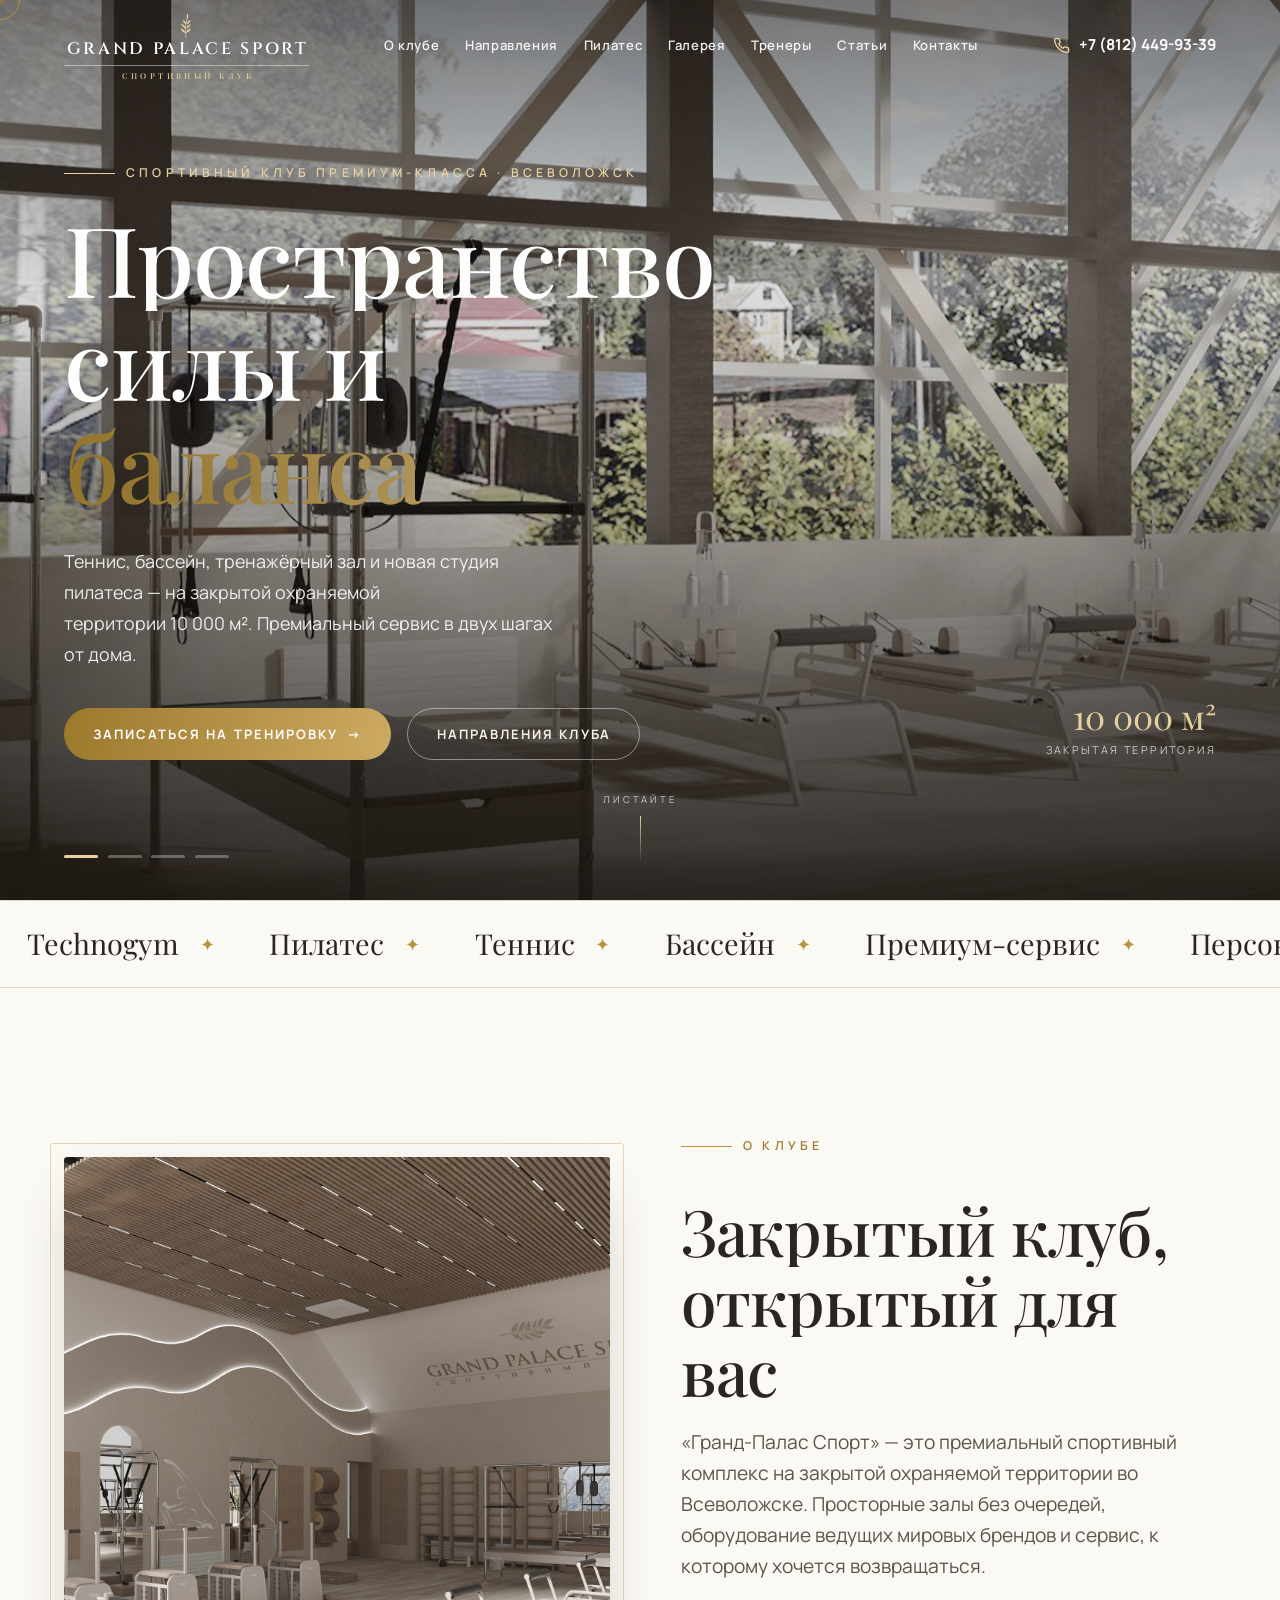
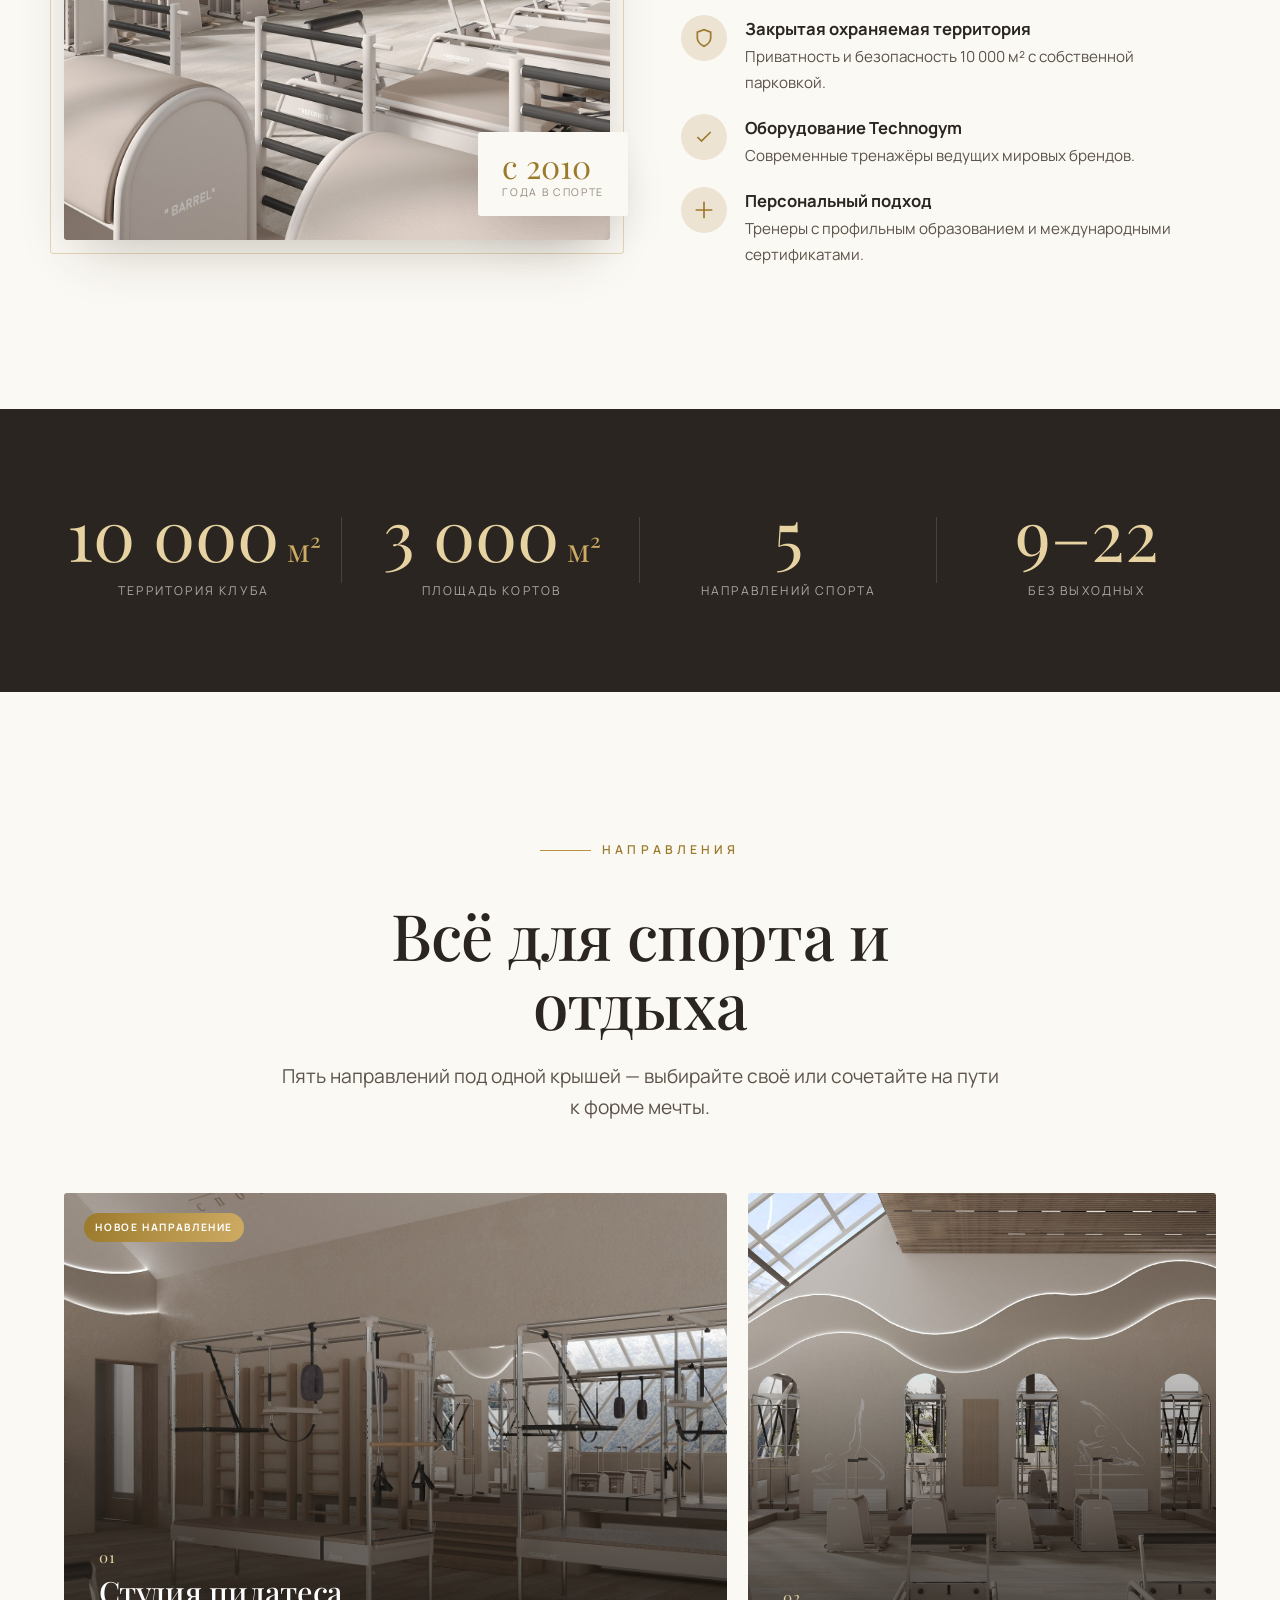
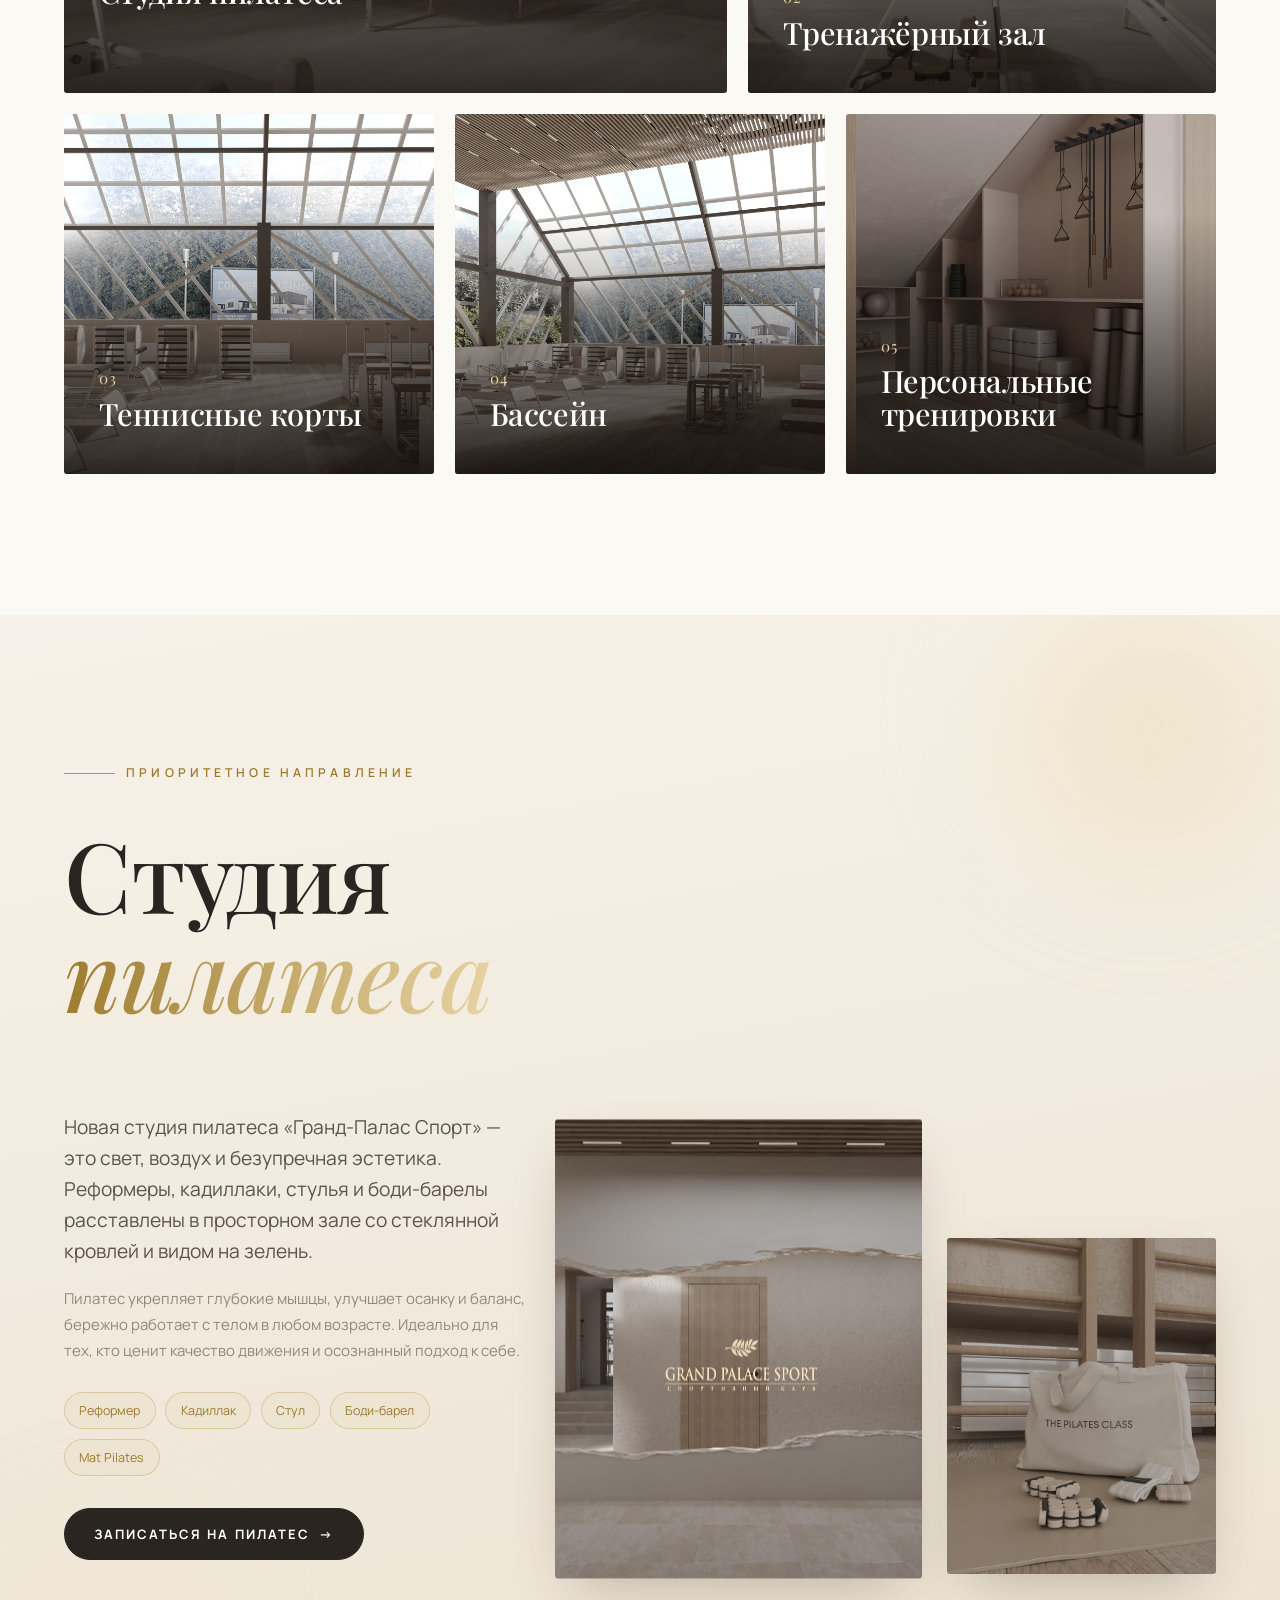
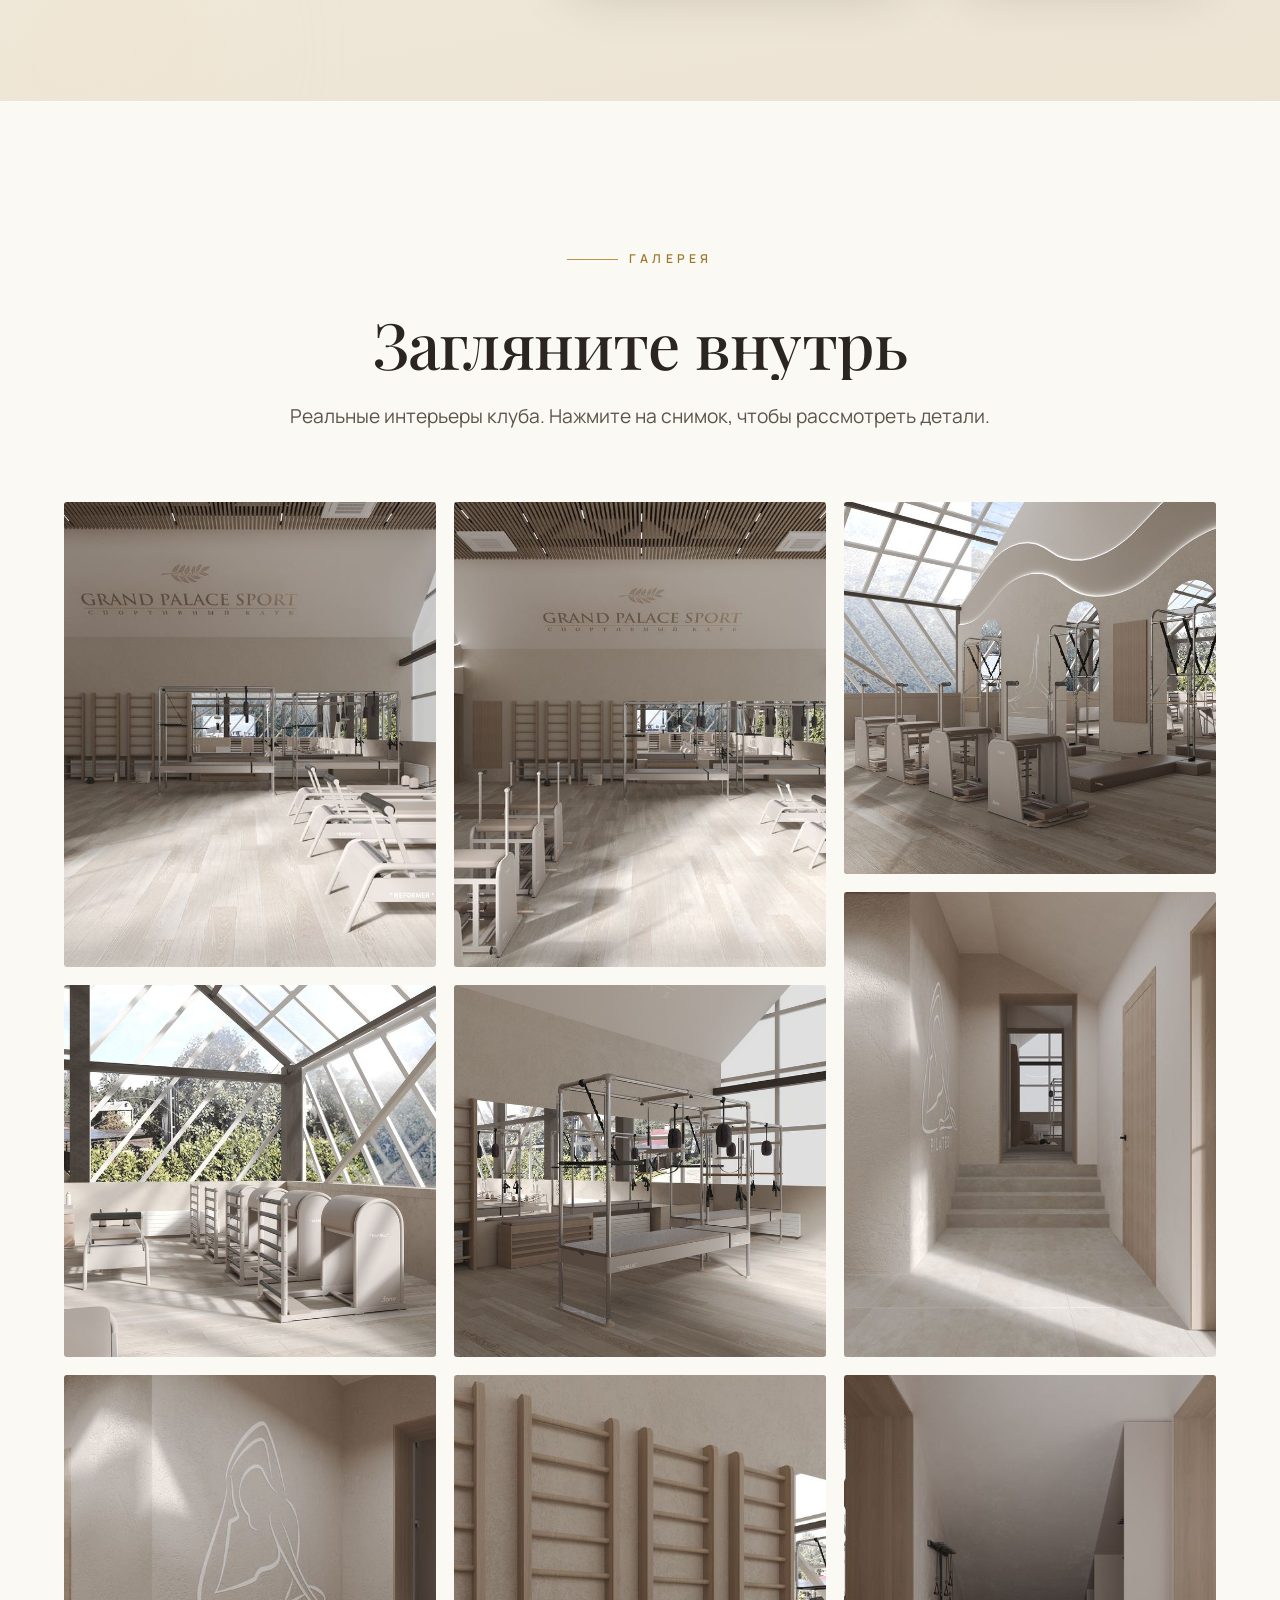
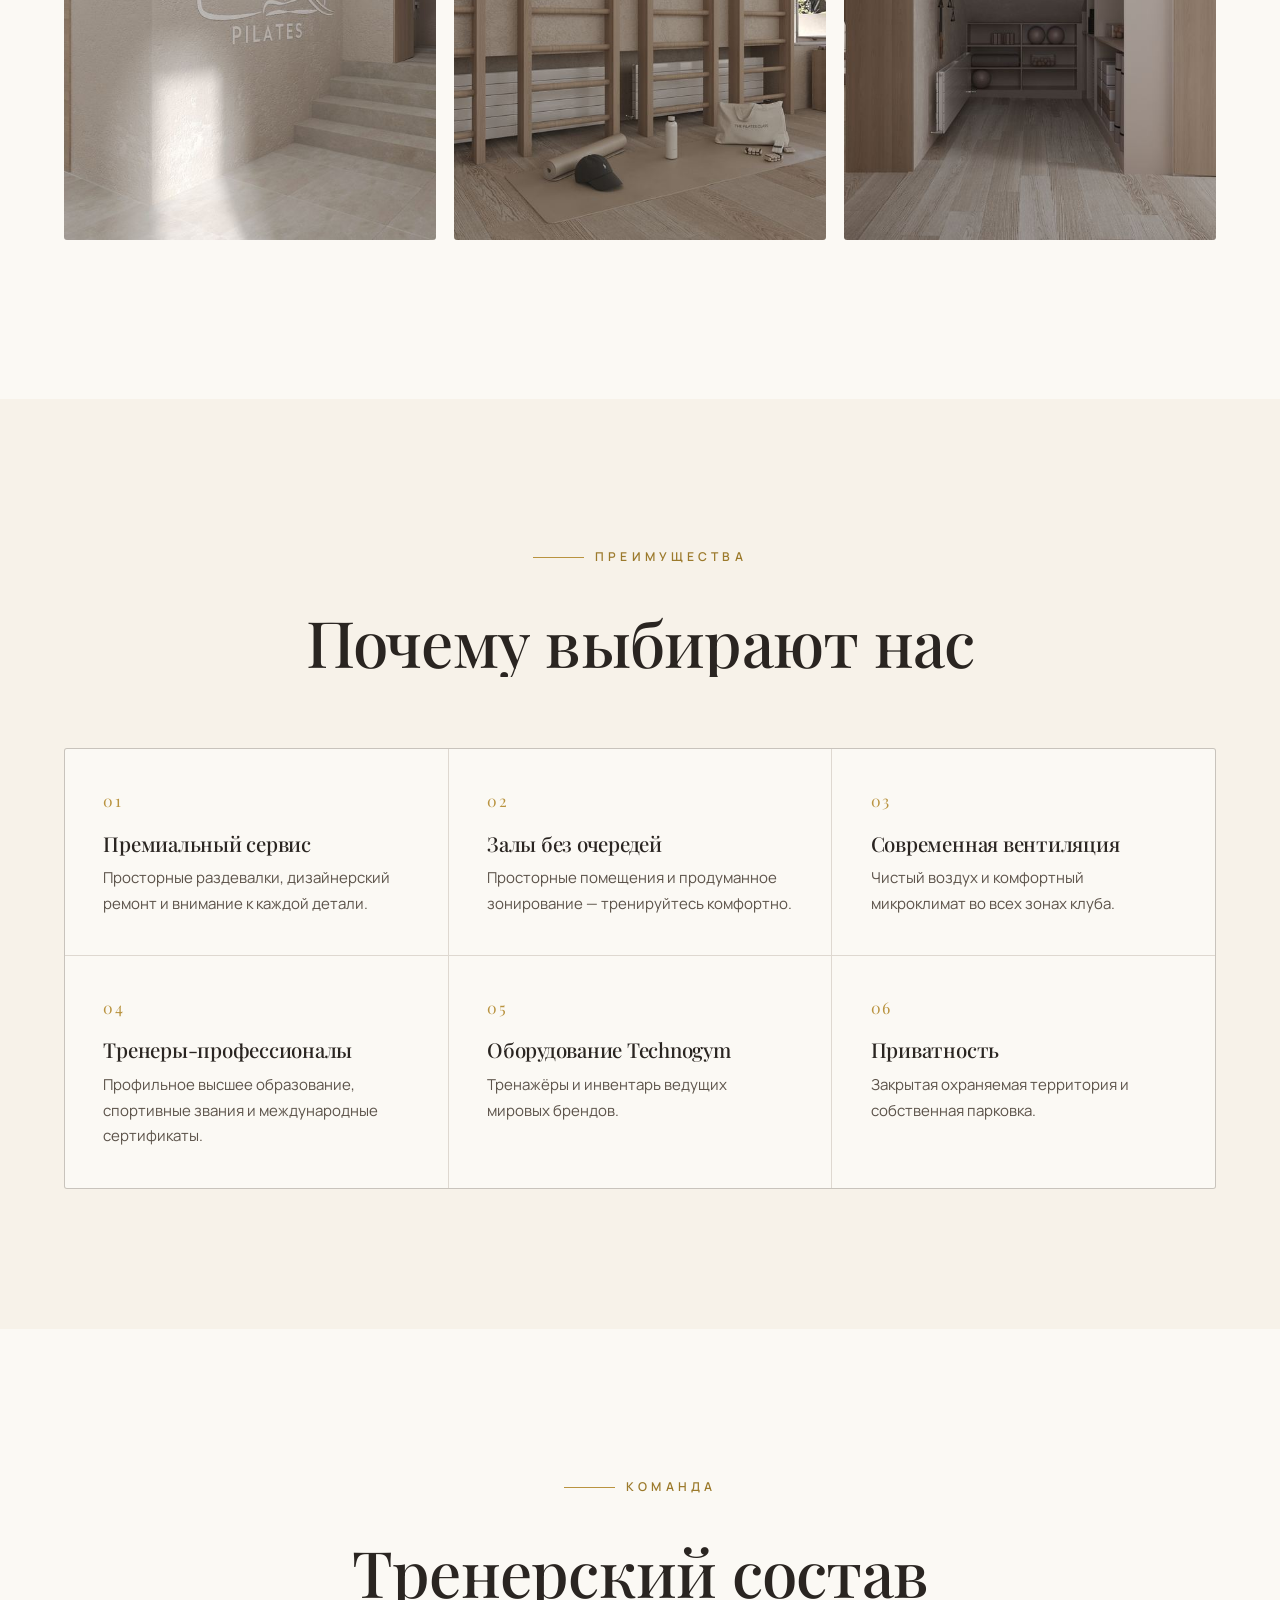
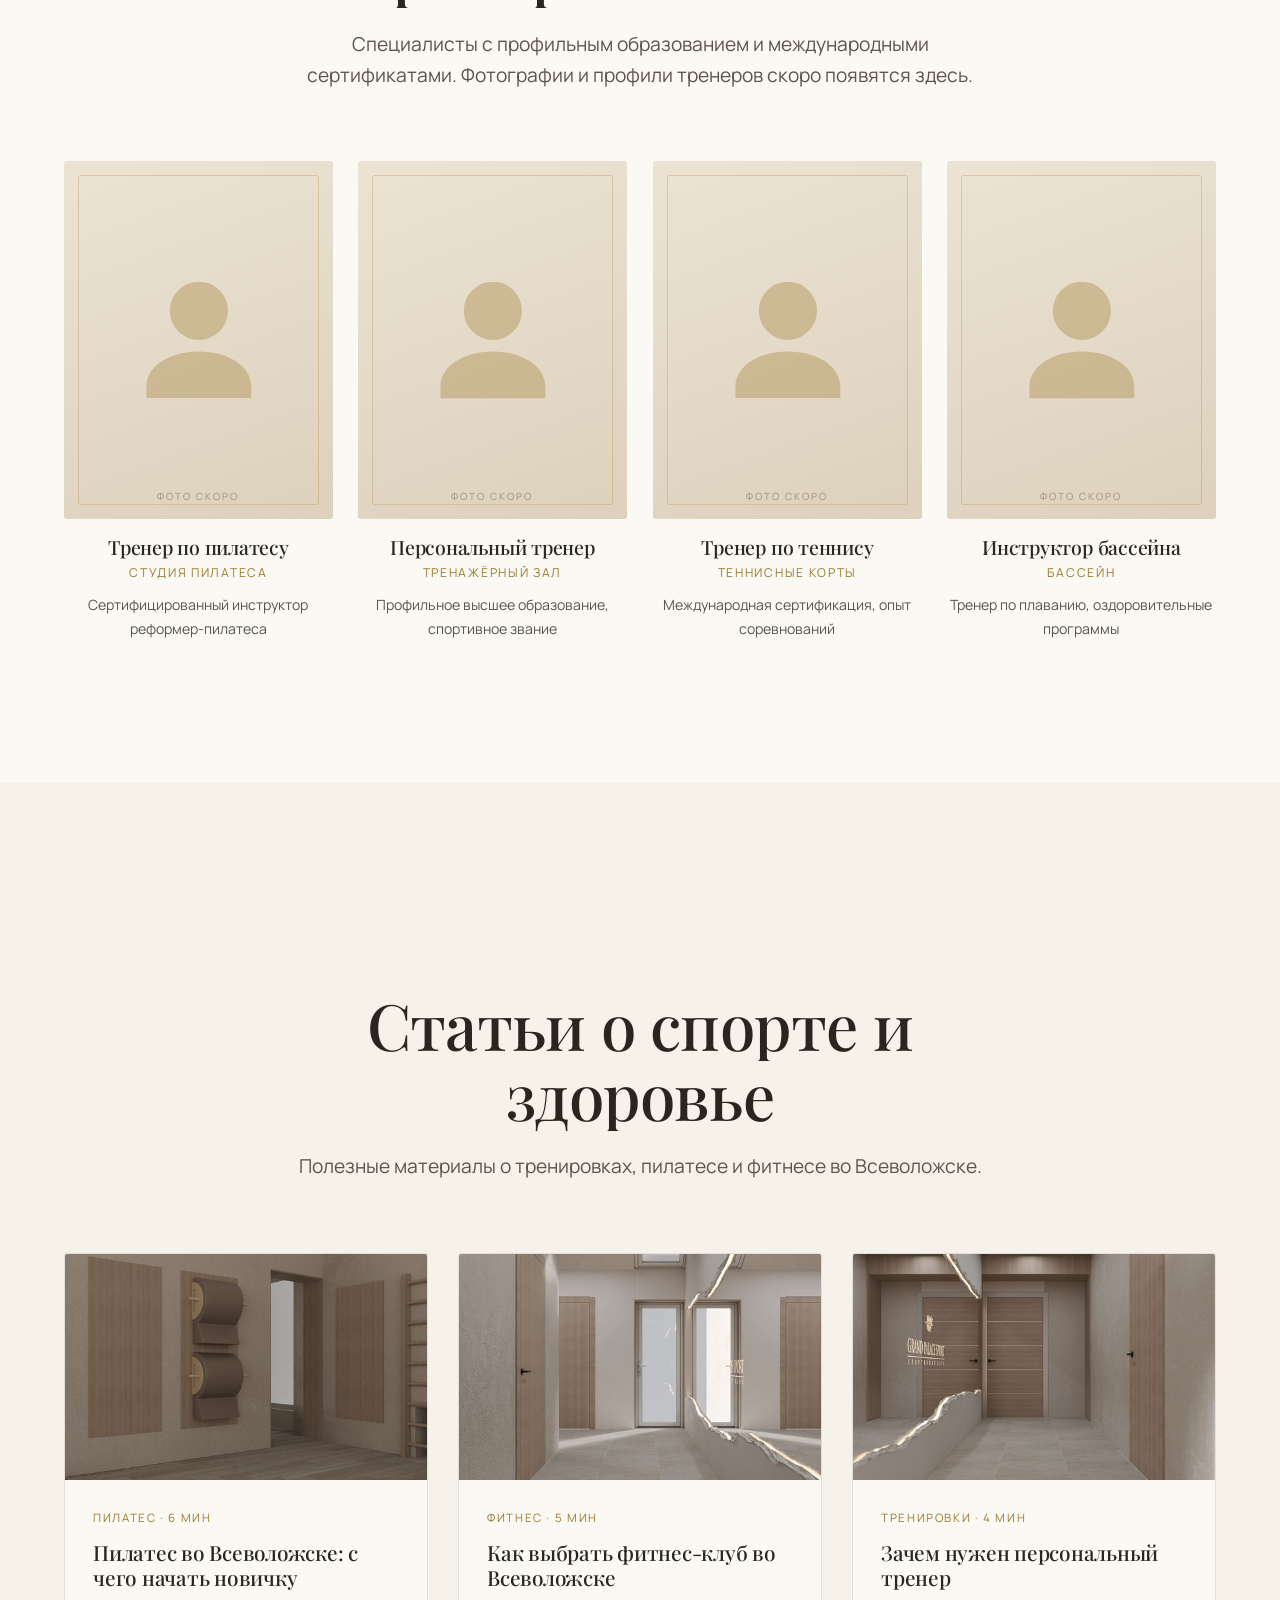
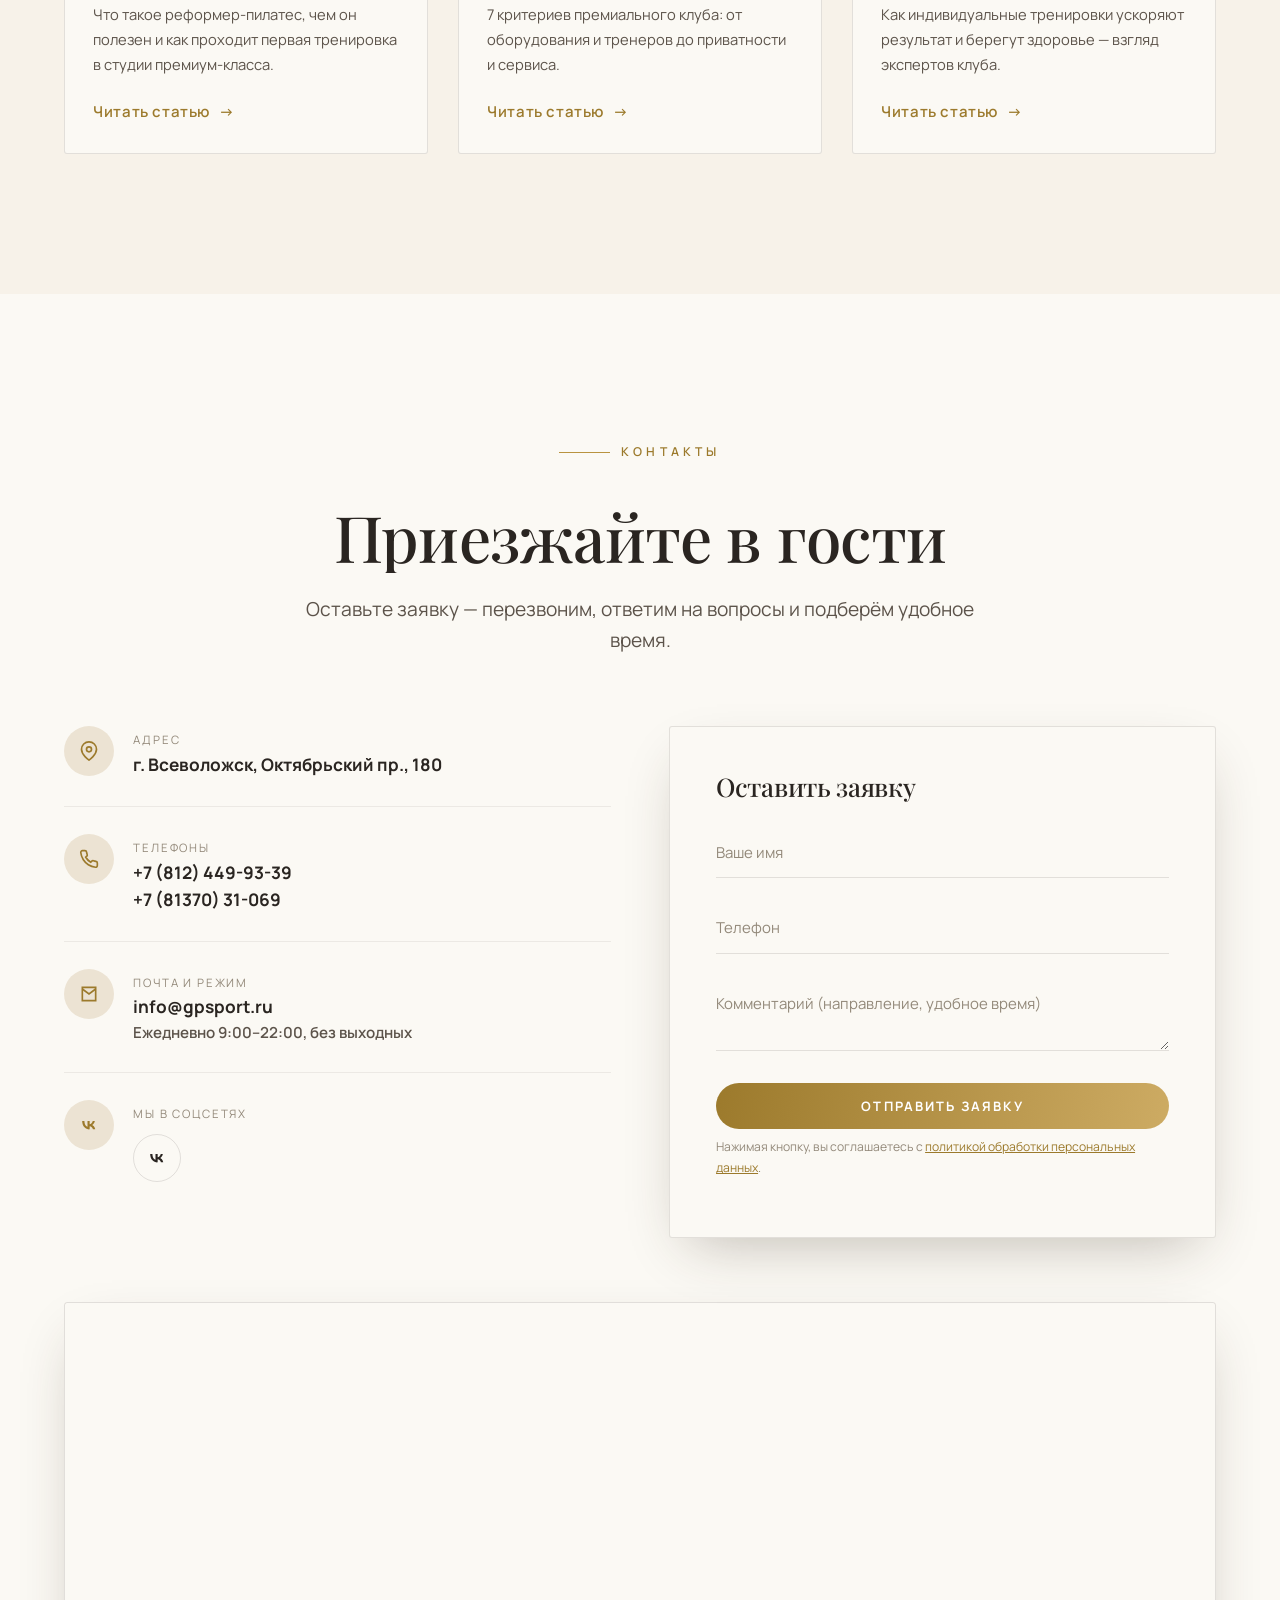
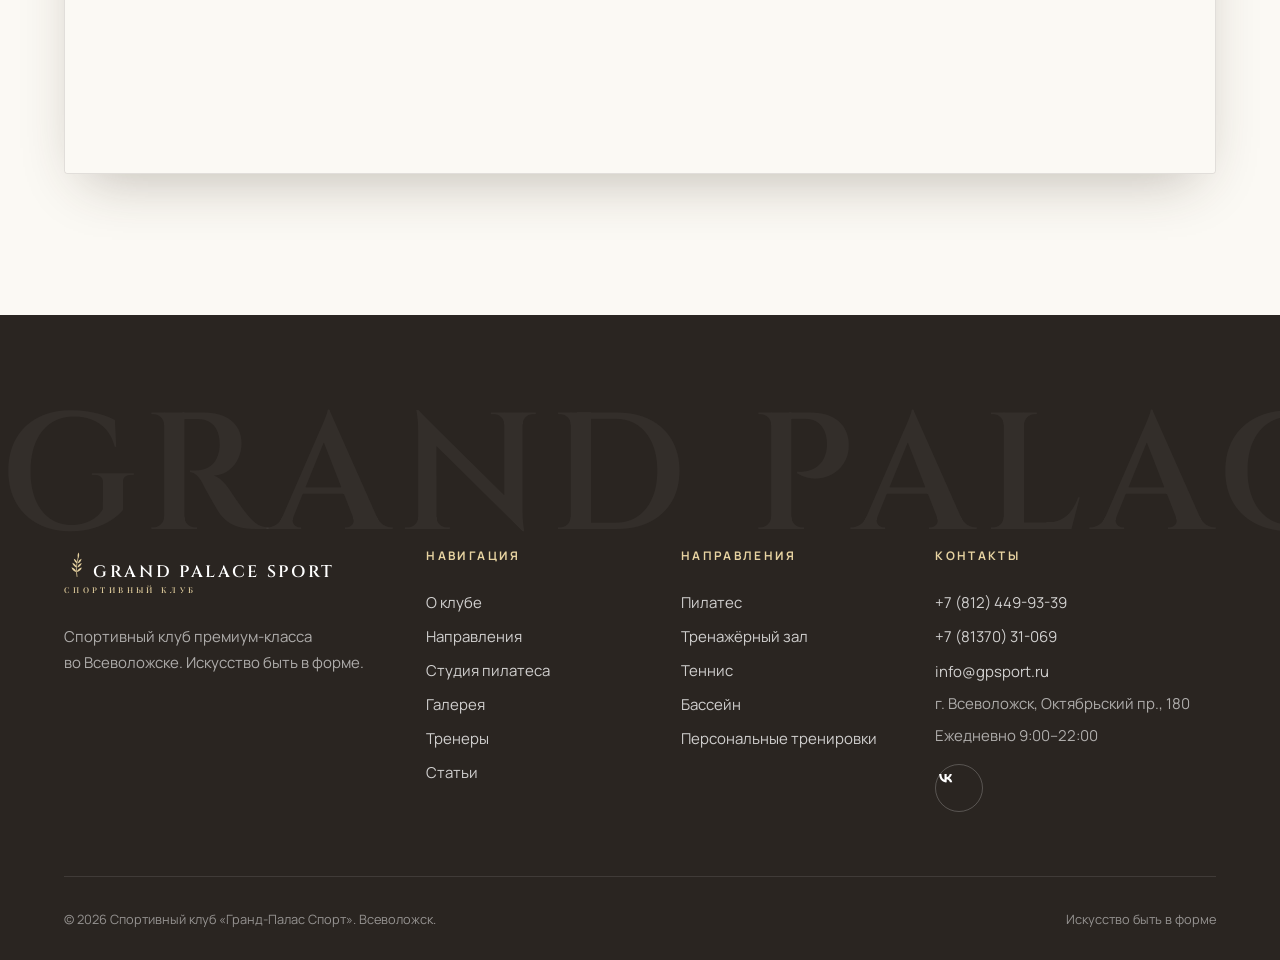
<file: index.html>
<!DOCTYPE html>
<html lang="ru">
<head>
<meta charset="UTF-8">
<meta name="viewport" content="width=device-width, initial-scale=1">
<title>Гранд-Палас Спорт — спортивный клуб премиум-класса во Всеволожске</title>
<meta name="description" content="Спортивный клуб «Гранд-Палас Спорт» во Всеволожске: теннисные корты, бассейн, тренажёрный зал и новая студия пилатеса на закрытой охраняемой территории 10 000 м². Премиальный сервис, оборудование Technogym, персональные тренеры.">
<meta name="keywords" content="спортивный зал Всеволожск, фитнес-клуб Всеволожск, бассейн Всеволожск, пилатес Всеволожск, персональный тренер Всеволожск, теннис Всеволожск">
<link rel="canonical" href="https://gpsport.ru/">
<meta property="og:type" content="website">
<meta property="og:title" content="Гранд-Палас Спорт — спортивный клуб премиум-класса во Всеволожске">
<meta property="og:description" content="Теннис, бассейн, тренажёрный зал и новая студия пилатеса на закрытой территории 10 000 м². Премиальный сервис во Всеволожске.">
<meta property="og:image" content="assets/img/hero-1.jpg">
<meta property="og:locale" content="ru_RU">
<meta name="theme-color" content="#2a2521">
<link rel="icon" type="image/svg+xml" href="assets/img/favicon.svg">
<link rel="preconnect" href="https://fonts.googleapis.com">
<link rel="preconnect" href="https://fonts.gstatic.com" crossorigin>
<link href="https://fonts.googleapis.com/css2?family=Cinzel:wght@400;500;600&family=Manrope:wght@400;500;600;700;800&family=Playfair+Display:ital,wght@0,400;0,500;0,600;1,400;1,500&display=swap" rel="stylesheet">
<link rel="preload" as="image" href="assets/img/hero-1.jpg">
<link rel="stylesheet" href="assets/css/style.css">
<script type="application/ld+json">
{
  "@context":"https://schema.org",
  "@type":"SportsActivityLocation",
  "name":"Спортивный клуб «Гранд-Палас Спорт»",
  "description":"Спортивный клуб премиум-класса во Всеволожске: теннис, бассейн, тренажёрный зал и студия пилатеса.",
  "image":"https://gpsport.ru/assets/img/hero-1.jpg",
  "url":"https://gpsport.ru/",
  "telephone":"+7 (812) 449-93-39",
  "email":"info@gpsport.ru",
  "address":{"@type":"PostalAddress","addressLocality":"Всеволожск","streetAddress":"Октябрьский пр., 180","addressCountry":"RU"},
  "openingHours":"Mo-Su 09:00-22:00",
  "sameAs":["https://vk.com/grandpalacesport"]
}
</script>
</head>
<body>

<!-- ===== Brand olive sprig (как в фирменном логотипе) ===== -->
<svg width="0" height="0" style="position:absolute" aria-hidden="true">
  <symbol id="sprig" viewBox="0 0 52 56">
    <path d="M26 55 C 23.5 43 24.5 30 28.5 16" fill="none" stroke="currentColor" stroke-width="1.5" stroke-linecap="round"/>
    <g fill="currentColor">
      <g transform="translate(24.6,46) rotate(-46)"><path d="M0 0 C 2.6 -3 2.6 -9.5 0 -13.5 C -2.6 -9.5 -2.6 -3 0 0 Z"/></g>
      <g transform="translate(25.7,46) rotate(48)"><path d="M0 0 C 2.6 -3 2.6 -9.5 0 -13.5 C -2.6 -9.5 -2.6 -3 0 0 Z"/></g>
      <g transform="translate(25.3,37) rotate(-42) scale(.94)"><path d="M0 0 C 2.6 -3 2.6 -9.5 0 -13.5 C -2.6 -9.5 -2.6 -3 0 0 Z"/></g>
      <g transform="translate(26.7,37) rotate(44) scale(.94)"><path d="M0 0 C 2.6 -3 2.6 -9.5 0 -13.5 C -2.6 -9.5 -2.6 -3 0 0 Z"/></g>
      <g transform="translate(26.6,28.5) rotate(-37) scale(.85)"><path d="M0 0 C 2.6 -3 2.6 -9.5 0 -13.5 C -2.6 -9.5 -2.6 -3 0 0 Z"/></g>
      <g transform="translate(27.9,28.5) rotate(39) scale(.85)"><path d="M0 0 C 2.6 -3 2.6 -9.5 0 -13.5 C -2.6 -9.5 -2.6 -3 0 0 Z"/></g>
      <g transform="translate(28.4,18) rotate(4) scale(.8)"><path d="M0 0 C 2.6 -3 2.6 -9.5 0 -13.5 C -2.6 -9.5 -2.6 -3 0 0 Z"/></g>
    </g>
  </symbol>
</svg>

<!-- ===== Preloader ===== -->
<div class="preloader" aria-hidden="true">
  <div class="preloader__inner">
    <svg class="preloader__logo" viewBox="0 0 52 56">
      <path pathLength="1" d="M26 55 C 23.5 43 24.5 30 28.5 16"/>
      <path pathLength="1" d="M0 0 C 2.6 -3 2.6 -9.5 0 -13.5 C -2.6 -9.5 -2.6 -3 0 0 Z" transform="translate(24.6,46) rotate(-46)"/>
      <path pathLength="1" d="M0 0 C 2.6 -3 2.6 -9.5 0 -13.5 C -2.6 -9.5 -2.6 -3 0 0 Z" transform="translate(25.7,46) rotate(48)"/>
      <path pathLength="1" d="M0 0 C 2.6 -3 2.6 -9.5 0 -13.5 C -2.6 -9.5 -2.6 -3 0 0 Z" transform="translate(25.3,37) rotate(-42) scale(.94)"/>
      <path pathLength="1" d="M0 0 C 2.6 -3 2.6 -9.5 0 -13.5 C -2.6 -9.5 -2.6 -3 0 0 Z" transform="translate(26.7,37) rotate(44) scale(.94)"/>
      <path pathLength="1" d="M0 0 C 2.6 -3 2.6 -9.5 0 -13.5 C -2.6 -9.5 -2.6 -3 0 0 Z" transform="translate(26.6,28.5) rotate(-37) scale(.85)"/>
      <path pathLength="1" d="M0 0 C 2.6 -3 2.6 -9.5 0 -13.5 C -2.6 -9.5 -2.6 -3 0 0 Z" transform="translate(27.9,28.5) rotate(39) scale(.85)"/>
      <path pathLength="1" d="M0 0 C 2.6 -3 2.6 -9.5 0 -13.5 C -2.6 -9.5 -2.6 -3 0 0 Z" transform="translate(28.4,18) rotate(4) scale(.8)"/>
    </svg>
    <div class="preloader__name">Grand Palace Sport</div>
    <div class="preloader__sub">Спортивный клуб</div>
    <div class="preloader__bar"><i></i></div>
    <div class="preloader__pct">0%</div>
  </div>
</div>

<!-- ===== Header ===== -->
<header class="header">
  <div class="container header__inner">
    <a href="#top" class="logo on-dark" aria-label="Гранд-Палас Спорт — на главную">
      <svg class="logo__sprig" viewBox="0 0 52 56" aria-hidden="true"><use href="#sprig"/></svg>
      <span class="logo__word">GRAND PALACE SPORT</span>
      <span class="logo__line"></span>
      <span class="logo__sub">Спортивный клуб</span>
    </a>

    <nav class="nav on-dark" aria-label="Основная навигация">
      <a href="#about">О клубе</a>
      <a href="#directions">Направления</a>
      <a href="#pilates">Пилатес</a>
      <a href="#gallery">Галерея</a>
      <a href="#trainers">Тренеры</a>
      <a href="#articles">Статьи</a>
      <a href="#contacts">Контакты</a>
    </nav>

    <div class="header__actions">
      <a href="tel:+78124499339" class="header__phone on-dark">
        <svg class="ico" width="17" height="17" viewBox="0 0 24 24" fill="none" stroke="currentColor" stroke-width="2"><path d="M22 16.92v3a2 2 0 0 1-2.18 2 19.79 19.79 0 0 1-8.63-3.07 19.5 19.5 0 0 1-6-6 19.79 19.79 0 0 1-3.07-8.67A2 2 0 0 1 4.11 2h3a2 2 0 0 1 2 1.72c.13.96.36 1.9.7 2.81a2 2 0 0 1-.45 2.11L8.09 9.91a16 16 0 0 0 6 6l1.27-1.27a2 2 0 0 1 2.11-.45c.91.34 1.85.57 2.81.7A2 2 0 0 1 22 16.92z"/></svg>
        +7 (812) 449-93-39
      </a>
      <button class="burger on-dark" aria-label="Меню" aria-expanded="false"><span></span><span></span></button>
    </div>
  </div>
</header>

<!-- ===== Mobile menu ===== -->
<div class="mobile-menu" id="mobile-menu">
  <nav class="mobile-menu__nav" aria-label="Мобильная навигация">
    <a href="#about"><span class="idx">01</span>О клубе</a>
    <a href="#directions"><span class="idx">02</span>Направления</a>
    <a href="#pilates"><span class="idx">03</span>Студия пилатеса</a>
    <a href="#gallery"><span class="idx">04</span>Галерея</a>
    <a href="#trainers"><span class="idx">05</span>Тренеры</a>
    <a href="#articles"><span class="idx">06</span>Статьи</a>
    <a href="#contacts"><span class="idx">07</span>Контакты</a>
  </nav>
  <div class="mobile-menu__foot">
    <div class="phones">
      <a href="tel:+78124499339">+7 (812) 449-93-39</a>
      <a href="tel:+78137031069">+7 (81370) 31-069</a>
    </div>
    <div class="socials">
      <a href="https://vk.com/grandpalacesport" target="_blank" rel="noopener" aria-label="ВКонтакте">
        <svg width="20" height="20" viewBox="0 0 24 24" fill="currentColor"><path d="M12.8 17.3c-5.4 0-8.9-3.8-9-10h2.7c.1 4.6 2.2 6.5 3.7 6.9V7.3h2.6v3.9c1.6-.2 3.2-1.9 3.7-3.9h2.5c-.4 2.4-2 4.1-3.2 4.8 1.2.6 3 2.1 3.7 4.9h-2.8c-.5-1.8-2-3.2-3.9-3.4v3.4h-.7z"/></svg>
      </a>
    </div>
  </div>
</div>

<main id="top">

<!-- ===== Hero ===== -->
<section class="hero" aria-label="Главный экран">
  <div class="hero__slides">
    <div class="hero__slide active"><img src="assets/img/hero-1.jpg" alt="Просторная студия пилатеса со стеклянной кровлей в клубе Гранд-Палас Спорт"></div>
    <div class="hero__slide"><img src="assets/img/hero-2.jpg" alt="Зал пилатеса с реформерами и дизайнерским освещением" loading="lazy"></div>
    <div class="hero__slide"><img src="assets/img/hero-3.jpg" alt="Светлый зал с панорамным остеклением" loading="lazy"></div>
    <div class="hero__slide"><img src="assets/img/hero-4.jpg" alt="Современный интерьер спортивного клуба" loading="lazy"></div>
  </div>

  <div class="container hero__content">
    <span class="eyebrow hero__eyebrow">Спортивный клуб премиум-класса · Всеволожск</span>
    <h1 class="h-display">
      <span class="ln"><span>Пространство</span></span>
      <span class="ln"><span>силы и</span></span>
      <span class="ln"><span class="gold-gradient">баланса</span></span>
    </h1>
    <p class="hero__sub">Теннис, бассейн, тренажёрный зал и новая студия пилатеса — на закрытой охраняемой территории&nbsp;10&nbsp;000&nbsp;м². Премиальный сервис в двух шагах от дома.</p>
    <div class="hero__cta">
      <a href="#contacts" class="btn btn--gold">Записаться на тренировку <span class="ico">&#8594;</span></a>
      <a href="#directions" class="btn btn--light">Направления клуба</a>
    </div>
  </div>

  <div class="hero__meta">
    <span class="num">10&nbsp;000&nbsp;м²</span>
    <small>Закрытая территория</small>
  </div>

  <div class="hero__dots" role="tablist" aria-label="Слайды">
    <button class="active" aria-label="Слайд 1"></button>
    <button aria-label="Слайд 2"></button>
    <button aria-label="Слайд 3"></button>
    <button aria-label="Слайд 4"></button>
  </div>

  <div class="scroll-hint"><span>Листайте</span><span class="line"></span></div>
</section>

<!-- ===== Marquee ===== -->
<div class="marquee" aria-hidden="true">
  <div class="marquee__track">
    <span>Technogym</span><span>Пилатес</span><span>Теннис</span><span>Бассейн</span><span>Премиум-сервис</span><span>Персональный подход</span>
    <span>Technogym</span><span>Пилатес</span><span>Теннис</span><span>Бассейн</span><span>Премиум-сервис</span><span>Персональный подход</span>
  </div>
</div>

<!-- ===== About ===== -->
<section class="section" id="about">
  <div class="container split">
    <div class="split__media media media--frame" data-reveal="left">
      <div class="reveal-img">
        <img src="assets/img/pilates-1.jpg" alt="Зал студии пилатеса с логотипом Grand Palace Sport на стене">
      </div>
      <div class="media__badge">
        <span class="num">с&nbsp;2010</span>
        <small>года в&nbsp;спорте</small>
      </div>
    </div>
    <div class="split__body">
      <div class="section-head" style="margin-bottom:0">
        <span class="eyebrow" data-reveal>О клубе</span>
        <h2 class="h-1 split-text" style="margin-top:1.2rem">Закрытый клуб, открытый для вас</h2>
        <p class="lead" data-reveal data-reveal-delay="1">«Гранд-Палас Спорт» — это премиальный спортивный комплекс на закрытой охраняемой территории во Всеволожске. Просторные залы без очередей, оборудование ведущих мировых брендов и сервис, к которому хочется возвращаться.</p>
      </div>
      <ul class="feature-list">
        <li data-reveal data-reveal-delay="1">
          <span class="ic"><svg width="20" height="20" viewBox="0 0 24 24" fill="none" stroke="currentColor" stroke-width="2"><path d="M12 22s8-4 8-10V5l-8-3-8 3v7c0 6 8 10 8 10z"/></svg></span>
          <div><b>Закрытая охраняемая территория</b><span>Приватность и безопасность 10&nbsp;000&nbsp;м² с собственной парковкой.</span></div>
        </li>
        <li data-reveal data-reveal-delay="2">
          <span class="ic"><svg width="20" height="20" viewBox="0 0 24 24" fill="none" stroke="currentColor" stroke-width="2"><path d="M20 6 9 17l-5-5"/></svg></span>
          <div><b>Оборудование Technogym</b><span>Современные тренажёры ведущих мировых брендов.</span></div>
        </li>
        <li data-reveal data-reveal-delay="3">
          <span class="ic"><svg width="20" height="20" viewBox="0 0 24 24" fill="none" stroke="currentColor" stroke-width="2"><path d="M12 2v20M2 12h20"/></svg></span>
          <div><b>Персональный подход</b><span>Тренеры с профильным образованием и международными сертификатами.</span></div>
        </li>
      </ul>
    </div>
  </div>
</section>

<!-- ===== Stats ===== -->
<section class="section section--tight bg-ink">
  <div class="container stats">
    <div class="stat" data-reveal data-reveal-delay="1">
      <div class="num"><span data-count="10000">0</span><span class="suf">&nbsp;м²</span></div>
      <div class="lbl">Территория клуба</div>
    </div>
    <div class="stat" data-reveal data-reveal-delay="2">
      <div class="num"><span data-count="3000">0</span><span class="suf">&nbsp;м²</span></div>
      <div class="lbl">Площадь кортов</div>
    </div>
    <div class="stat" data-reveal data-reveal-delay="3">
      <div class="num"><span data-count="5">0</span></div>
      <div class="lbl">Направлений спорта</div>
    </div>
    <div class="stat" data-reveal data-reveal-delay="4">
      <div class="num">9&ndash;22</div>
      <div class="lbl">Без выходных</div>
    </div>
  </div>
</section>

<!-- ===== Directions ===== -->
<section class="section" id="directions">
  <div class="container">
    <div class="section-head center">
      <span class="eyebrow center" data-reveal>Направления</span>
      <h2 class="h-1 split-text" style="margin-top:1.2rem">Всё для спорта и отдыха</h2>
      <p class="lead" data-reveal data-reveal-delay="1">Пять направлений под одной крышей — выбирайте своё или сочетайте на пути к форме мечты.</p>
    </div>

    <div class="dir-grid">
      <article class="dir-card span-7 tall" data-reveal="scale">
        <span class="dir-card__tag">Новое направление</span>
        <div class="dir-card__img"><img src="assets/img/pilates-2.jpg" alt="Студия пилатеса Grand Palace Sport"></div>
        <div class="dir-card__body">
          <span class="dir-card__num">01</span>
          <h3>Студия пилатеса</h3>
          <p>Реформеры, кадиллаки и стулья ведущих брендов в светлом зале со стеклянной кровлей. Приоритетное новое направление клуба.</p>
          <a href="#pilates" class="dir-card__more">Подробнее <span>&#8594;</span></a>
        </div>
      </article>

      <article class="dir-card span-5 tall" data-reveal="scale" data-reveal-delay="1">
        <div class="dir-card__img"><img src="assets/img/hero-4.jpg" alt="Тренажёрный зал"></div>
        <div class="dir-card__body">
          <span class="dir-card__num">02</span>
          <h3>Тренажёрный зал</h3>
          <p>Просторный зал с оборудованием Technogym, зоны для индивидуальных тренировок без очередей.</p>
        </div>
      </article>

      <article class="dir-card span-4" data-reveal="scale">
        <div class="dir-card__img"><img src="assets/img/lounge-2.jpg" alt="Теннисные корты"></div>
        <div class="dir-card__body">
          <span class="dir-card__num">03</span>
          <h3>Теннисные корты</h3>
          <p>Профессиональное покрытие кортов площадью 3&nbsp;000&nbsp;м². Индивидуальные и групповые занятия.</p>
        </div>
      </article>

      <article class="dir-card span-4" data-reveal="scale" data-reveal-delay="1">
        <div class="dir-card__img"><img src="assets/img/lounge-1.jpg" alt="Бассейн"></div>
        <div class="dir-card__body">
          <span class="dir-card__num">04</span>
          <h3>Бассейн</h3>
          <p>Одно из ключевых преимуществ клуба. Чистая вода, продуманная система вентиляции, зоны отдыха.</p>
        </div>
      </article>

      <article class="dir-card span-4" data-reveal="scale" data-reveal-delay="2">
        <div class="dir-card__img"><img src="assets/img/storage-1.jpg" alt="Зона персональных тренировок"></div>
        <div class="dir-card__body">
          <span class="dir-card__num">05</span>
          <h3>Персональные тренировки</h3>
          <p>Тренеры со спортивными званиями и международными сертификатами. Программа под ваши цели.</p>
        </div>
      </article>
    </div>
  </div>
</section>

<!-- ===== Pilates feature ===== -->
<section class="section bg-sand pilates-hero" id="pilates">
  <span class="orb orb--1"></span>
  <span class="orb orb--2"></span>
  <div class="container">
    <div class="section-head" data-reveal>
      <span class="eyebrow">Приоритетное направление</span>
      <h2 class="h-display" style="margin-top:1.2rem">Студия <span class="serif-italic gold-gradient">пилатеса</span></h2>
    </div>

    <div class="pilates-grid">
      <div class="col-txt">
        <p class="lead" data-reveal>Новая студия пилатеса «Гранд-Палас Спорт» — это свет, воздух и безупречная эстетика. Реформеры, кадиллаки, стулья и боди-барелы расставлены в просторном зале со стеклянной кровлей и видом на зелень.</p>
        <p data-reveal data-reveal-delay="1" class="muted">Пилатес укрепляет глубокие мышцы, улучшает осанку и баланс, бережно работает с телом в любом возрасте. Идеально для тех, кто ценит качество движения и осознанный подход к себе.</p>
        <div class="tag-row" data-reveal data-reveal-delay="2">
          <span class="tag">Реформер</span><span class="tag">Кадиллак</span><span class="tag">Стул</span><span class="tag">Боди-барел</span><span class="tag">Mat Pilates</span>
        </div>
        <div style="margin-top:2rem" data-reveal data-reveal-delay="2">
          <a href="#contacts" class="btn">Записаться на пилатес <span class="ico">&#8594;</span></a>
        </div>
      </div>
      <div class="col-a parallax" data-speed="0.05">
        <div class="reveal-img"><img src="assets/img/brand-gold.jpg" alt="Золотой логотип Grand Palace Sport на стене студии"></div>
      </div>
      <div class="col-b parallax" data-speed="0.13">
        <div class="reveal-img"><img src="assets/img/detail-2.jpg" alt="Аксессуары The Pilates Class"></div>
      </div>
    </div>
  </div>
</section>

<!-- ===== Gallery ===== -->
<section class="section" id="gallery">
  <div class="container">
    <div class="section-head center">
      <span class="eyebrow center" data-reveal>Галерея</span>
      <h2 class="h-1 split-text" style="margin-top:1.2rem">Загляните внутрь</h2>
      <p class="lead" data-reveal data-reveal-delay="1">Реальные интерьеры клуба. Нажмите на снимок, чтобы рассмотреть детали.</p>
    </div>

    <div class="gallery" data-stagger>
      <figure><img src="assets/img/pilates-3-thumb.jpg" data-full="assets/img/pilates-3.jpg" alt="Зал пилатеса с логотипом"><figcaption>Студия пилатеса</figcaption><span class="plus">+</span></figure>
      <figure><img src="assets/img/pilates-6-thumb.jpg" data-full="assets/img/pilates-6.jpg" alt="Боди-барелы у панорамного окна"><figcaption>Боди-барел зона</figcaption><span class="plus">+</span></figure>
      <figure><img src="assets/img/brand-pilates-thumb.jpg" data-full="assets/img/brand-pilates.jpg" alt="Графика Pilates на стене"><figcaption>Pilates</figcaption><span class="plus">+</span></figure>
      <figure><img src="assets/img/pilates-4-thumb.jpg" data-full="assets/img/pilates-4.jpg" alt="Шведские стенки и реформеры"><figcaption>Зона реформеров</figcaption><span class="plus">+</span></figure>
      <figure><img src="assets/img/pilates-7-thumb.jpg" data-full="assets/img/pilates-7.jpg" alt="Кадиллаки в зале"><figcaption>Кадиллак-станции</figcaption><span class="plus">+</span></figure>
      <figure><img src="assets/img/detail-1-thumb.jpg" data-full="assets/img/detail-1.jpg" alt="Шведские стенки и инвентарь"><figcaption>The Pilates Class</figcaption><span class="plus">+</span></figure>
      <figure><img src="assets/img/pilates-5-thumb.jpg" data-full="assets/img/pilates-5.jpg" alt="Стулья для пилатеса"><figcaption>Wunda Chair</figcaption><span class="plus">+</span></figure>
      <figure><img src="assets/img/entrance-1-thumb.jpg" data-full="assets/img/entrance-1.jpg" alt="Входная зона со ступенями"><figcaption>Входная группа</figcaption><span class="plus">+</span></figure>
      <figure><img src="assets/img/storage-2-thumb.jpg" data-full="assets/img/storage-2.jpg" alt="Зона хранения инвентаря"><figcaption>Зона инвентаря</figcaption><span class="plus">+</span></figure>
    </div>
  </div>
</section>

<!-- ===== Advantages ===== -->
<section class="section bg-cream" id="advantages">
  <div class="container">
    <div class="section-head center">
      <span class="eyebrow center" data-reveal>Преимущества</span>
      <h2 class="h-1 split-text" style="margin-top:1.2rem">Почему выбирают нас</h2>
    </div>
    <div class="adv-grid" data-reveal>
      <div class="adv"><div class="adv__n">01</div><h4>Премиальный сервис</h4><p>Просторные раздевалки, дизайнерский ремонт и внимание к каждой детали.</p><span class="adv__line"></span></div>
      <div class="adv"><div class="adv__n">02</div><h4>Залы без очередей</h4><p>Просторные помещения и продуманное зонирование — тренируйтесь комфортно.</p><span class="adv__line"></span></div>
      <div class="adv"><div class="adv__n">03</div><h4>Современная вентиляция</h4><p>Чистый воздух и комфортный микроклимат во всех зонах клуба.</p><span class="adv__line"></span></div>
      <div class="adv"><div class="adv__n">04</div><h4>Тренеры-профессионалы</h4><p>Профильное высшее образование, спортивные звания и международные сертификаты.</p><span class="adv__line"></span></div>
      <div class="adv"><div class="adv__n">05</div><h4>Оборудование Technogym</h4><p>Тренажёры и инвентарь ведущих мировых брендов.</p><span class="adv__line"></span></div>
      <div class="adv"><div class="adv__n">06</div><h4>Приватность</h4><p>Закрытая охраняемая территория и собственная парковка.</p><span class="adv__line"></span></div>
    </div>
  </div>
</section>

<!-- ===== Trainers ===== -->
<section class="section" id="trainers">
  <div class="container">
    <div class="section-head center">
      <span class="eyebrow center" data-reveal>Команда</span>
      <h2 class="h-1 split-text" style="margin-top:1.2rem">Тренерский состав</h2>
      <p class="lead" data-reveal data-reveal-delay="1">Специалисты с профильным образованием и международными сертификатами. Фотографии и профили тренеров скоро появятся здесь.</p>
    </div>
    <div class="trainer-grid">
      <div class="trainer" data-reveal data-reveal-delay="1">
        <div class="trainer__ph"><span class="ring"></span><svg viewBox="0 0 24 24" fill="currentColor"><path d="M12 12a5 5 0 1 0 0-10 5 5 0 0 0 0 10zm0 2c-5 0-9 2.5-9 6v2h18v-2c0-3.5-4-6-9-6z"/></svg></div>
        <h4>Тренер по пилатесу</h4>
        <div class="role">Студия пилатеса</div>
        <div class="creds">Сертифицированный инструктор реформер-пилатеса</div>
      </div>
      <div class="trainer" data-reveal data-reveal-delay="2">
        <div class="trainer__ph"><span class="ring"></span><svg viewBox="0 0 24 24" fill="currentColor"><path d="M12 12a5 5 0 1 0 0-10 5 5 0 0 0 0 10zm0 2c-5 0-9 2.5-9 6v2h18v-2c0-3.5-4-6-9-6z"/></svg></div>
        <h4>Персональный тренер</h4>
        <div class="role">Тренажёрный зал</div>
        <div class="creds">Профильное высшее образование, спортивное звание</div>
      </div>
      <div class="trainer" data-reveal data-reveal-delay="3">
        <div class="trainer__ph"><span class="ring"></span><svg viewBox="0 0 24 24" fill="currentColor"><path d="M12 12a5 5 0 1 0 0-10 5 5 0 0 0 0 10zm0 2c-5 0-9 2.5-9 6v2h18v-2c0-3.5-4-6-9-6z"/></svg></div>
        <h4>Тренер по теннису</h4>
        <div class="role">Теннисные корты</div>
        <div class="creds">Международная сертификация, опыт соревнований</div>
      </div>
      <div class="trainer" data-reveal data-reveal-delay="4">
        <div class="trainer__ph"><span class="ring"></span><svg viewBox="0 0 24 24" fill="currentColor"><path d="M12 12a5 5 0 1 0 0-10 5 5 0 0 0 0 10zm0 2c-5 0-9 2.5-9 6v2h18v-2c0-3.5-4-6-9-6z"/></svg></div>
        <h4>Инструктор бассейна</h4>
        <div class="role">Бассейн</div>
        <div class="creds">Тренер по плаванию, оздоровительные программы</div>
      </div>
    </div>
  </div>
</section>

<!-- ===== Articles ===== -->
<section class="section bg-cream" id="articles">
  <div class="container">
    <div class="section-head center">
      <span class="eyebrow center" data-reveal>Журнал</span>
      <h2 class="h-1 split-text" style="margin-top:1.2rem">Статьи о спорте и здоровье</h2>
      <p class="lead" data-reveal data-reveal-delay="1">Полезные материалы о тренировках, пилатесе и фитнесе во Всеволожске.</p>
    </div>
    <div class="art-grid">
      <a class="art-card" href="articles/pilates-vsevolozhsk.html" data-reveal data-reveal-delay="1">
        <div class="art-card__img"><img src="assets/img/pilates-8-thumb.jpg" alt="Пилатес во Всеволожске"></div>
        <div class="art-card__body">
          <span class="art-card__meta">Пилатес · 6 мин</span>
          <h3>Пилатес во Всеволожске: с чего начать новичку</h3>
          <p>Что такое реформер-пилатес, чем он полезен и как проходит первая тренировка в студии премиум-класса.</p>
          <span class="textlink">Читать статью <span class="ico">&#8594;</span></span>
        </div>
      </a>
      <a class="art-card" href="articles/kak-vybrat-fitnes-klub.html" data-reveal data-reveal-delay="2">
        <div class="art-card__img"><img src="assets/img/corridor-thumb.jpg" alt="Как выбрать фитнес-клуб"></div>
        <div class="art-card__body">
          <span class="art-card__meta">Фитнес · 5 мин</span>
          <h3>Как выбрать фитнес-клуб во Всеволожске</h3>
          <p>7 критериев премиального клуба: от оборудования и тренеров до приватности и сервиса.</p>
          <span class="textlink">Читать статью <span class="ico">&#8594;</span></span>
        </div>
      </a>
      <a class="art-card" href="articles/personalnyy-trener.html" data-reveal data-reveal-delay="3">
        <div class="art-card__img"><img src="assets/img/entrance-2-thumb.jpg" alt="Персональный тренер"></div>
        <div class="art-card__body">
          <span class="art-card__meta">Тренировки · 4 мин</span>
          <h3>Зачем нужен персональный тренер</h3>
          <p>Как индивидуальные тренировки ускоряют результат и берегут здоровье — взгляд экспертов клуба.</p>
          <span class="textlink">Читать статью <span class="ico">&#8594;</span></span>
        </div>
      </a>
    </div>
  </div>
</section>

<!-- ===== Contacts ===== -->
<section class="section" id="contacts">
  <div class="container">
    <div class="section-head center">
      <span class="eyebrow center" data-reveal>Контакты</span>
      <h2 class="h-1 split-text" style="margin-top:1.2rem">Приезжайте в гости</h2>
      <p class="lead" data-reveal data-reveal-delay="1">Оставьте заявку — перезвоним, ответим на вопросы и подберём удобное время.</p>
    </div>

    <div class="contact-grid">
      <div class="contact-info" data-reveal="left">
        <div class="contact-row">
          <span class="ic"><svg width="20" height="20" viewBox="0 0 24 24" fill="none" stroke="currentColor" stroke-width="2"><path d="M21 10c0 7-9 13-9 13s-9-6-9-13a9 9 0 0 1 18 0z"/><circle cx="12" cy="10" r="3"/></svg></span>
          <div><span class="lbl">Адрес</span><b>г. Всеволожск, Октябрьский пр., 180</b></div>
        </div>
        <div class="contact-row">
          <span class="ic"><svg width="20" height="20" viewBox="0 0 24 24" fill="none" stroke="currentColor" stroke-width="2"><path d="M22 16.92v3a2 2 0 0 1-2.18 2 19.79 19.79 0 0 1-8.63-3.07 19.5 19.5 0 0 1-6-6 19.79 19.79 0 0 1-3.07-8.67A2 2 0 0 1 4.11 2h3a2 2 0 0 1 2 1.72c.13.96.36 1.9.7 2.81a2 2 0 0 1-.45 2.11L8.09 9.91a16 16 0 0 0 6 6l1.27-1.27a2 2 0 0 1 2.11-.45c.91.34 1.85.57 2.81.7A2 2 0 0 1 22 16.92z"/></svg></span>
          <div><span class="lbl">Телефоны</span>
            <a href="tel:+78124499339">+7 (812) 449-93-39</a>
            <a href="tel:+78137031069">+7 (81370) 31-069</a>
          </div>
        </div>
        <div class="contact-row">
          <span class="ic"><svg width="20" height="20" viewBox="0 0 24 24" fill="none" stroke="currentColor" stroke-width="2"><path d="M4 4h16v16H4z"/><path d="m4 6 8 6 8-6"/></svg></span>
          <div><span class="lbl">Почта и режим</span>
            <a href="mailto:info@gpsport.ru">info@gpsport.ru</a>
            <b style="font-weight:600;color:var(--ink-soft);font-size:.95rem">Ежедневно 9:00&ndash;22:00, без выходных</b>
          </div>
        </div>
        <div class="contact-row">
          <span class="ic"><svg width="20" height="20" viewBox="0 0 24 24" fill="currentColor"><path d="M12.8 17.3c-5.4 0-8.9-3.8-9-10h2.7c.1 4.6 2.2 6.5 3.7 6.9V7.3h2.6v3.9c1.6-.2 3.2-1.9 3.7-3.9h2.5c-.4 2.4-2 4.1-3.2 4.8 1.2.6 3 2.1 3.7 4.9h-2.8c-.5-1.8-2-3.2-3.9-3.4v3.4h-.7z"/></svg></span>
          <div><span class="lbl">Мы в соцсетях</span>
            <div class="socials">
              <a href="https://vk.com/grandpalacesport" target="_blank" rel="noopener" aria-label="ВКонтакте">
                <svg width="20" height="20" viewBox="0 0 24 24" fill="currentColor"><path d="M12.8 17.3c-5.4 0-8.9-3.8-9-10h2.7c.1 4.6 2.2 6.5 3.7 6.9V7.3h2.6v3.9c1.6-.2 3.2-1.9 3.7-3.9h2.5c-.4 2.4-2 4.1-3.2 4.8 1.2.6 3 2.1 3.7 4.9h-2.8c-.5-1.8-2-3.2-3.9-3.4v3.4h-.7z"/></svg>
              </a>
            </div>
          </div>
        </div>
      </div>

      <div class="card-form" data-reveal="right">
        <form id="callback-form" novalidate>
          <div class="card-form__body">
            <h3 class="h-3" style="margin-bottom:1.6rem">Оставить заявку</h3>
            <div class="field">
              <input type="text" id="name" name="name" placeholder=" " required>
              <label for="name">Ваше имя</label>
            </div>
            <div class="field">
              <input type="tel" id="phone" name="phone" placeholder=" " required>
              <label for="phone">Телефон</label>
            </div>
            <div class="field">
              <textarea id="msg" name="msg" placeholder=" " rows="2"></textarea>
              <label for="msg">Комментарий (направление, удобное время)</label>
            </div>
            <button type="submit" class="btn btn--gold" style="width:100%;justify-content:center">Отправить заявку</button>
            <p class="form-note">Нажимая кнопку, вы соглашаетесь с <a href="#">политикой обработки персональных данных</a>.</p>
          </div>
          <div class="form-success" id="form-success">
            <div class="check"><svg width="28" height="28" viewBox="0 0 24 24" fill="none" stroke="currentColor" stroke-width="2"><path d="M20 6 9 17l-5-5"/></svg></div>
            <h3 class="h-3">Спасибо за заявку!</h3>
            <p class="muted">Мы свяжемся с вами в ближайшее время в часы работы клуба.</p>
          </div>
        </form>
      </div>
    </div>

    <div class="map-wrap" data-reveal>
      <iframe src="https://yandex.ru/map-widget/v1/?ll=30.637%2C60.013&z=15&text=%D0%92%D1%81%D0%B5%D0%B2%D0%BE%D0%BB%D0%BE%D0%B6%D1%81%D0%BA%2C%20%D0%9E%D0%BA%D1%82%D1%8F%D0%B1%D1%80%D1%8C%D1%81%D0%BA%D0%B8%D0%B9%20%D0%BF%D1%80%D0%BE%D1%81%D0%BF%D0%B5%D0%BA%D1%82%2C%20180" loading="lazy" title="Карта: Всеволожск, Октябрьский пр., 180" allowfullscreen></iframe>
    </div>
  </div>
</section>

</main>

<!-- ===== Footer ===== -->
<footer class="footer">
  <div class="footer__big">GRAND&nbsp;PALACE&nbsp;SPORT</div>
  <div class="container">
    <div class="footer__top">
      <div class="footer__col">
        <a href="#top" class="logo" aria-label="Гранд-Палас Спорт">
          <svg class="logo__sprig" viewBox="0 0 52 56" aria-hidden="true"><use href="#sprig"/></svg>
          <span class="logo__word">GRAND PALACE SPORT</span>
          <span class="logo__line"></span>
          <span class="logo__sub">Спортивный клуб</span>
        </a>
        <p>Спортивный клуб премиум-класса во&nbsp;Всеволожске. Искусство быть в&nbsp;форме.</p>
      </div>
      <div class="footer__col">
        <h5>Навигация</h5>
        <ul>
          <li><a href="#about">О клубе</a></li>
          <li><a href="#directions">Направления</a></li>
          <li><a href="#pilates">Студия пилатеса</a></li>
          <li><a href="#gallery">Галерея</a></li>
          <li><a href="#trainers">Тренеры</a></li>
          <li><a href="#articles">Статьи</a></li>
        </ul>
      </div>
      <div class="footer__col">
        <h5>Направления</h5>
        <ul>
          <li><a href="#pilates">Пилатес</a></li>
          <li><a href="#directions">Тренажёрный зал</a></li>
          <li><a href="#directions">Теннис</a></li>
          <li><a href="#directions">Бассейн</a></li>
          <li><a href="#directions">Персональные тренировки</a></li>
        </ul>
      </div>
      <div class="footer__col">
        <h5>Контакты</h5>
        <p><a href="tel:+78124499339">+7 (812) 449-93-39</a></p>
        <p><a href="tel:+78137031069">+7 (81370) 31-069</a></p>
        <p><a href="mailto:info@gpsport.ru">info@gpsport.ru</a></p>
        <p>г. Всеволожск, Октябрьский пр., 180</p>
        <p style="margin-top:.4rem">Ежедневно 9:00&ndash;22:00</p>
        <div class="socials" style="margin-top:1rem">
          <a href="https://vk.com/grandpalacesport" target="_blank" rel="noopener" aria-label="ВКонтакте">
            <svg width="20" height="20" viewBox="0 0 24 24" fill="currentColor"><path d="M12.8 17.3c-5.4 0-8.9-3.8-9-10h2.7c.1 4.6 2.2 6.5 3.7 6.9V7.3h2.6v3.9c1.6-.2 3.2-1.9 3.7-3.9h2.5c-.4 2.4-2 4.1-3.2 4.8 1.2.6 3 2.1 3.7 4.9h-2.8c-.5-1.8-2-3.2-3.9-3.4v3.4h-.7z"/></svg>
          </a>
        </div>
      </div>
    </div>
    <div class="footer__bottom">
      <span>© <span data-year>2026</span> Спортивный клуб «Гранд-Палас Спорт». Всеволожск.</span>
      <span>Искусство быть в форме</span>
    </div>
  </div>
</footer>

<!-- ===== Floating actions ===== -->
<a href="tel:+78124499339" class="call-fab" aria-label="Позвонить">
  <svg width="22" height="22" viewBox="0 0 24 24" fill="none" stroke="currentColor" stroke-width="2"><path d="M22 16.92v3a2 2 0 0 1-2.18 2 19.79 19.79 0 0 1-8.63-3.07 19.5 19.5 0 0 1-6-6 19.79 19.79 0 0 1-3.07-8.67A2 2 0 0 1 4.11 2h3a2 2 0 0 1 2 1.72c.13.96.36 1.9.7 2.81a2 2 0 0 1-.45 2.11L8.09 9.91a16 16 0 0 0 6 6l1.27-1.27a2 2 0 0 1 2.11-.45c.91.34 1.85.57 2.81.7A2 2 0 0 1 22 16.92z"/></svg>
</a>
<button class="to-top" aria-label="Наверх" onclick="window.scrollTo({top:0,behavior:'smooth'})">
  <svg width="18" height="18" viewBox="0 0 24 24" fill="none" stroke="currentColor" stroke-width="2"><path d="m18 15-6-6-6 6"/></svg>
</button>

<!-- Yandex.Metrika: вставьте сюда счётчик (бриф п.10). Пример:
<script>(function(m,e,t,r,i,k,a){...ym(XXXXXX,'init',{...})})()</script>
-->

<script src="assets/js/main.js"></script>
</body>
</html>
</file>
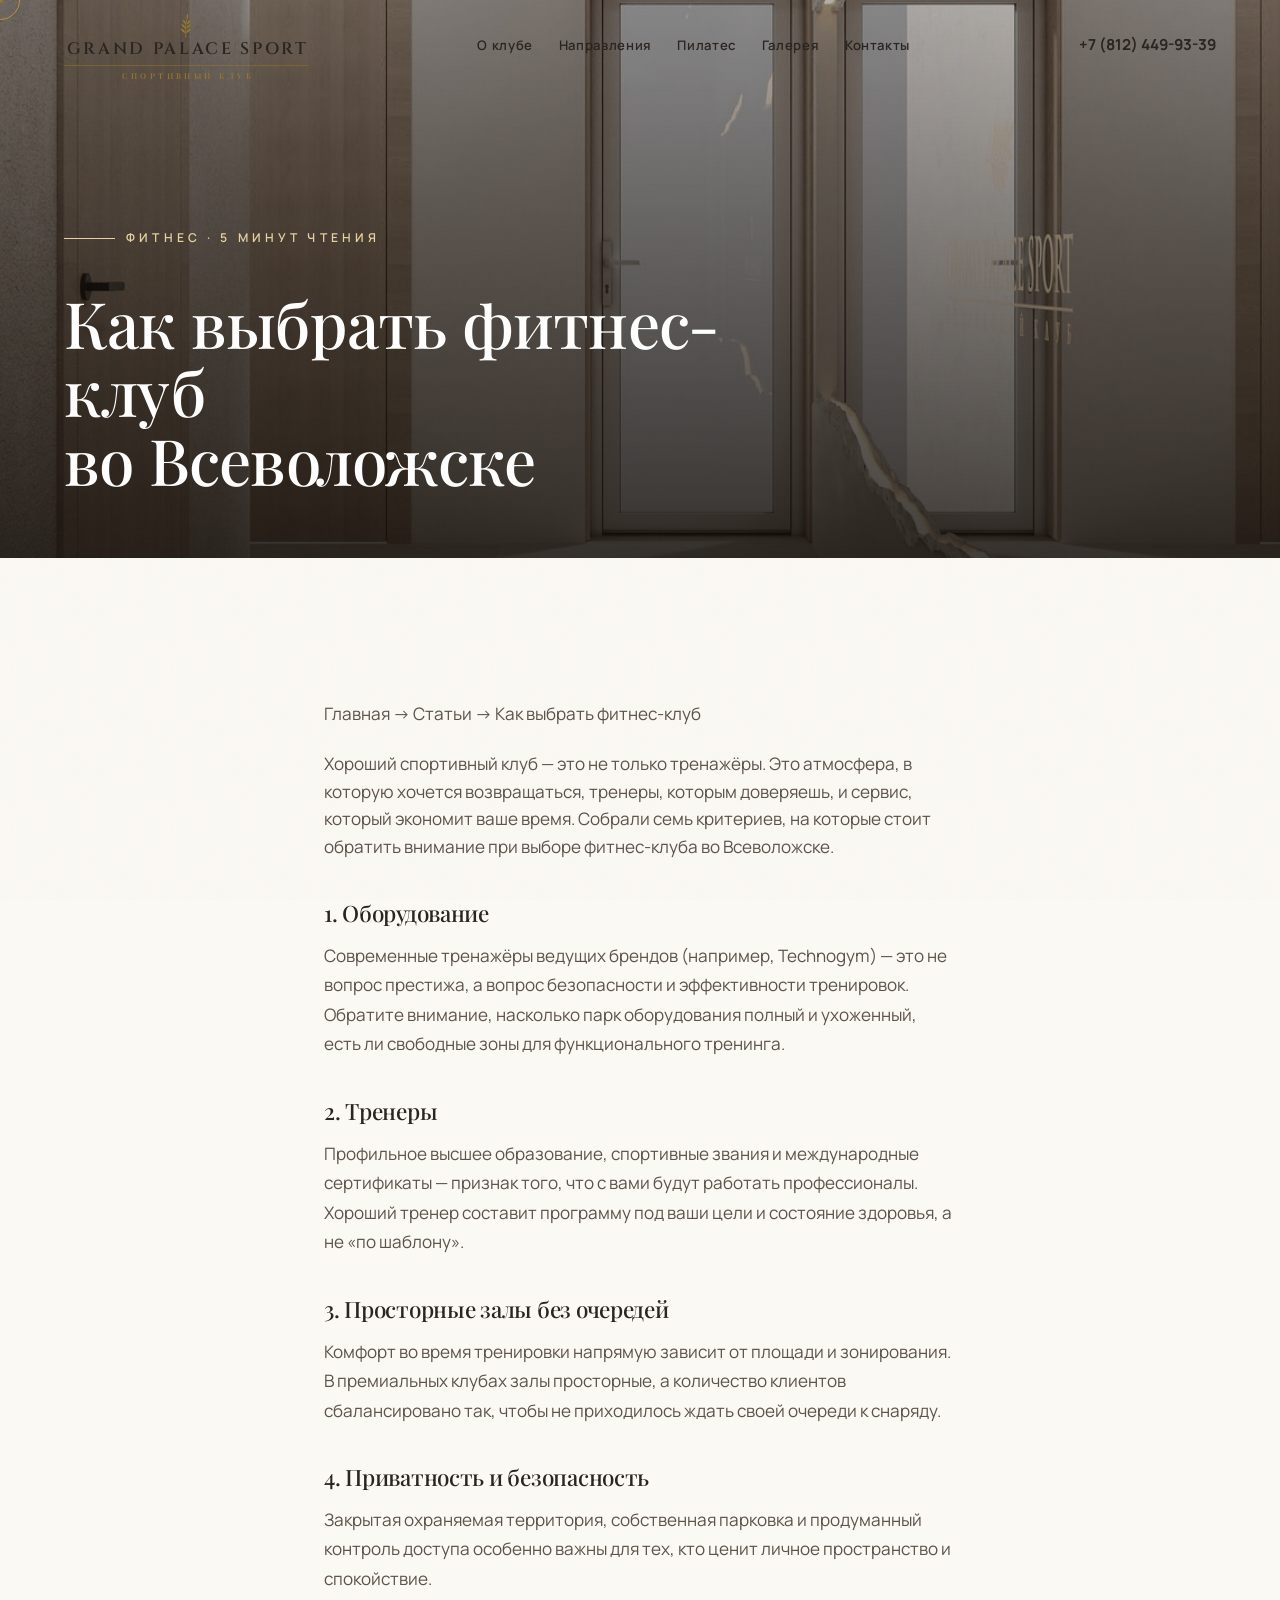
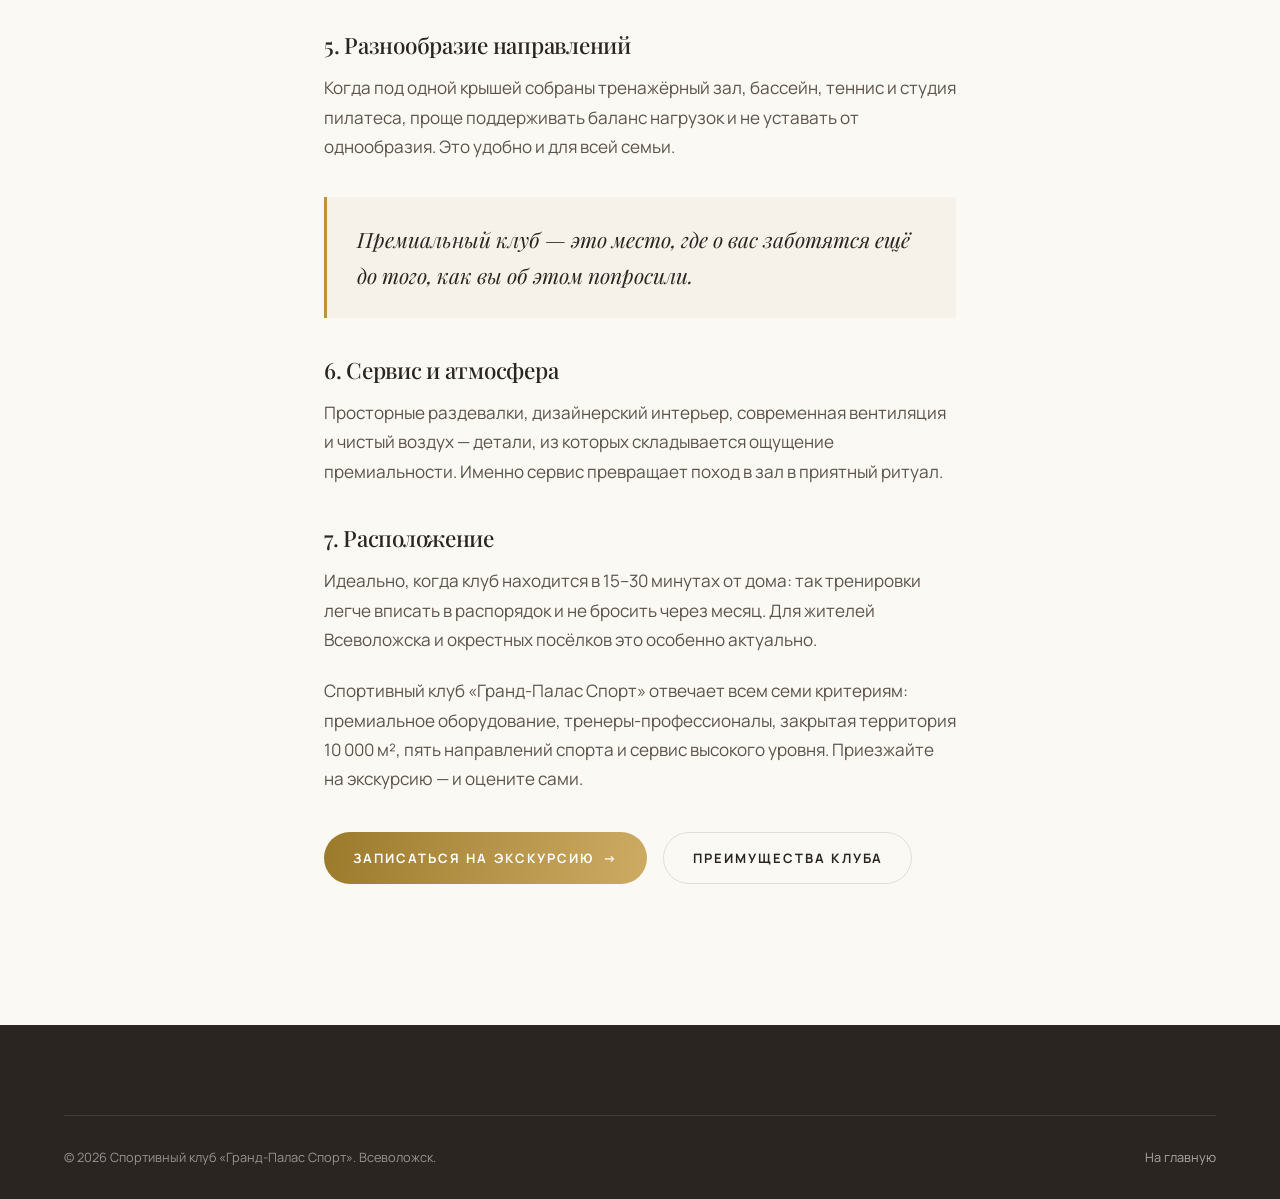
<file: articles/kak-vybrat-fitnes-klub.html>
<!DOCTYPE html>
<html lang="ru">
<head>
<meta charset="UTF-8">
<meta name="viewport" content="width=device-width, initial-scale=1">
<title>Как выбрать фитнес-клуб во Всеволожске — 7 критериев — Гранд-Палас Спорт</title>
<meta name="description" content="7 критериев выбора фитнес-клуба во Всеволожске: оборудование, тренеры, приватность, сервис и атмосфера. Гид от спортивного клуба «Гранд-Палас Спорт».">
<meta name="keywords" content="фитнес-клуб Всеволожск, спортивный зал Всеволожск, тренажёрный зал Всеволожск, бассейн Всеволожск">
<meta name="theme-color" content="#2a2521">
<link rel="icon" type="image/svg+xml" href="../assets/img/favicon.svg">
<link rel="preconnect" href="https://fonts.googleapis.com">
<link rel="preconnect" href="https://fonts.gstatic.com" crossorigin>
<link href="https://fonts.googleapis.com/css2?family=Cinzel:wght@400;500;600&family=Manrope:wght@400;500;600;700;800&family=Playfair+Display:ital,wght@0,400;0,500;0,600;1,400;1,500&display=swap" rel="stylesheet">
<link rel="stylesheet" href="../assets/css/style.css">
<script type="application/ld+json">
{"@context":"https://schema.org","@type":"Article","headline":"Как выбрать фитнес-клуб во Всеволожске","author":{"@type":"Organization","name":"Гранд-Палас Спорт"},"publisher":{"@type":"Organization","name":"Гранд-Палас Спорт"},"image":"https://gpsport.ru/assets/img/corridor.jpg","mainEntityOfPage":"https://gpsport.ru/articles/kak-vybrat-fitnes-klub.html"}
</script>
</head>
<body class="loaded">

<svg width="0" height="0" style="position:absolute" aria-hidden="true">
  <symbol id="sprig" viewBox="0 0 52 56">
    <path d="M26 55 C 23.5 43 24.5 30 28.5 16" fill="none" stroke="currentColor" stroke-width="1.5" stroke-linecap="round"/>
    <g fill="currentColor">
      <g transform="translate(24.6,46) rotate(-46)"><path d="M0 0 C 2.6 -3 2.6 -9.5 0 -13.5 C -2.6 -9.5 -2.6 -3 0 0 Z"/></g>
      <g transform="translate(25.7,46) rotate(48)"><path d="M0 0 C 2.6 -3 2.6 -9.5 0 -13.5 C -2.6 -9.5 -2.6 -3 0 0 Z"/></g>
      <g transform="translate(25.3,37) rotate(-42) scale(.94)"><path d="M0 0 C 2.6 -3 2.6 -9.5 0 -13.5 C -2.6 -9.5 -2.6 -3 0 0 Z"/></g>
      <g transform="translate(26.7,37) rotate(44) scale(.94)"><path d="M0 0 C 2.6 -3 2.6 -9.5 0 -13.5 C -2.6 -9.5 -2.6 -3 0 0 Z"/></g>
      <g transform="translate(26.6,28.5) rotate(-37) scale(.85)"><path d="M0 0 C 2.6 -3 2.6 -9.5 0 -13.5 C -2.6 -9.5 -2.6 -3 0 0 Z"/></g>
      <g transform="translate(27.9,28.5) rotate(39) scale(.85)"><path d="M0 0 C 2.6 -3 2.6 -9.5 0 -13.5 C -2.6 -9.5 -2.6 -3 0 0 Z"/></g>
      <g transform="translate(28.4,18) rotate(4) scale(.8)"><path d="M0 0 C 2.6 -3 2.6 -9.5 0 -13.5 C -2.6 -9.5 -2.6 -3 0 0 Z"/></g>
    </g>
  </symbol>
</svg>

<header class="header scrolled">
  <div class="container header__inner">
    <a href="../index.html" class="logo" aria-label="Гранд-Палас Спорт — на главную">
      <svg class="logo__sprig" viewBox="0 0 52 56" aria-hidden="true"><use href="#sprig"/></svg>
      <span class="logo__word">GRAND PALACE SPORT</span>
      <span class="logo__line"></span>
      <span class="logo__sub">Спортивный клуб</span>
    </a>
    <nav class="nav" aria-label="Навигация">
      <a href="../index.html#about">О клубе</a>
      <a href="../index.html#directions">Направления</a>
      <a href="../index.html#pilates">Пилатес</a>
      <a href="../index.html#gallery">Галерея</a>
      <a href="../index.html#contacts">Контакты</a>
    </nav>
    <div class="header__actions">
      <a href="tel:+78124499339" class="header__phone">+7 (812) 449-93-39</a>
      <button class="burger" aria-label="Меню"><span></span><span></span></button>
    </div>
  </div>
</header>

<div class="mobile-menu" id="mobile-menu">
  <nav class="mobile-menu__nav">
    <a href="../index.html#about"><span class="idx">01</span>О клубе</a>
    <a href="../index.html#directions"><span class="idx">02</span>Направления</a>
    <a href="../index.html#pilates"><span class="idx">03</span>Пилатес</a>
    <a href="../index.html#gallery"><span class="idx">04</span>Галерея</a>
    <a href="../index.html#contacts"><span class="idx">05</span>Контакты</a>
  </nav>
</div>

<main>
<article>
  <div class="article-hero">
    <img src="../assets/img/corridor.jpg" alt="Интерьер премиального спортивного клуба">
    <div class="container" style="padding-bottom:clamp(32px,5vw,64px)">
      <span class="eyebrow hero__eyebrow">Фитнес · 5 минут чтения</span>
      <h1 class="h-1" style="margin-top:1rem">Как выбрать фитнес-клуб<br>во Всеволожске</h1>
    </div>
  </div>

  <div class="section">
    <div class="container prose">
      <p class="breadcrumbs"><a href="../index.html">Главная</a> → <a href="../index.html#articles">Статьи</a> → Как выбрать фитнес-клуб</p>

      <p class="lead">Хороший спортивный клуб — это не только тренажёры. Это атмосфера, в которую хочется возвращаться, тренеры, которым доверяешь, и сервис, который экономит ваше время. Собрали семь критериев, на которые стоит обратить внимание при выборе фитнес-клуба во Всеволожске.</p>

      <h2>1. Оборудование</h2>
      <p>Современные тренажёры ведущих брендов (например, Technogym) — это не вопрос престижа, а вопрос безопасности и эффективности тренировок. Обратите внимание, насколько парк оборудования полный и ухоженный, есть ли свободные зоны для функционального тренинга.</p>

      <h2>2. Тренеры</h2>
      <p>Профильное высшее образование, спортивные звания и международные сертификаты — признак того, что с вами будут работать профессионалы. Хороший тренер составит программу под ваши цели и состояние здоровья, а не «по шаблону».</p>

      <h2>3. Просторные залы без очередей</h2>
      <p>Комфорт во время тренировки напрямую зависит от площади и зонирования. В премиальных клубах залы просторные, а количество клиентов сбалансировано так, чтобы не приходилось ждать своей очереди к снаряду.</p>

      <h2>4. Приватность и безопасность</h2>
      <p>Закрытая охраняемая территория, собственная парковка и продуманный контроль доступа особенно важны для тех, кто ценит личное пространство и спокойствие.</p>

      <h2>5. Разнообразие направлений</h2>
      <p>Когда под одной крышей собраны тренажёрный зал, бассейн, теннис и студия пилатеса, проще поддерживать баланс нагрузок и не уставать от однообразия. Это удобно и для всей семьи.</p>

      <blockquote>Премиальный клуб — это место, где о вас заботятся ещё до того, как вы об этом попросили.</blockquote>

      <h2>6. Сервис и атмосфера</h2>
      <p>Просторные раздевалки, дизайнерский интерьер, современная вентиляция и чистый воздух — детали, из которых складывается ощущение премиальности. Именно сервис превращает поход в зал в приятный ритуал.</p>

      <h2>7. Расположение</h2>
      <p>Идеально, когда клуб находится в 15–30 минутах от дома: так тренировки легче вписать в распорядок и не бросить через месяц. Для жителей Всеволожска и окрестных посёлков это особенно актуально.</p>

      <p>Спортивный клуб «Гранд-Палас Спорт» отвечает всем семи критериям: премиальное оборудование, тренеры-профессионалы, закрытая территория 10&nbsp;000&nbsp;м², пять направлений спорта и сервис высокого уровня. Приезжайте на экскурсию — и оцените сами.</p>

      <div style="margin-top:2.4rem;display:flex;gap:1rem;flex-wrap:wrap">
        <a href="../index.html#contacts" class="btn btn--gold">Записаться на экскурсию <span class="ico">→</span></a>
        <a href="../index.html#advantages" class="btn btn--ghost">Преимущества клуба</a>
      </div>
    </div>
  </div>
</article>
</main>

<footer class="footer">
  <div class="container">
    <div class="footer__bottom" style="border-top:1px solid rgba(255,255,255,.1)">
      <span>© <span data-year>2026</span> Спортивный клуб «Гранд-Палас Спорт». Всеволожск.</span>
      <a href="../index.html">На главную</a>
    </div>
  </div>
</footer>

<script src="../assets/js/main.js"></script>
</body>
</html>
</file>
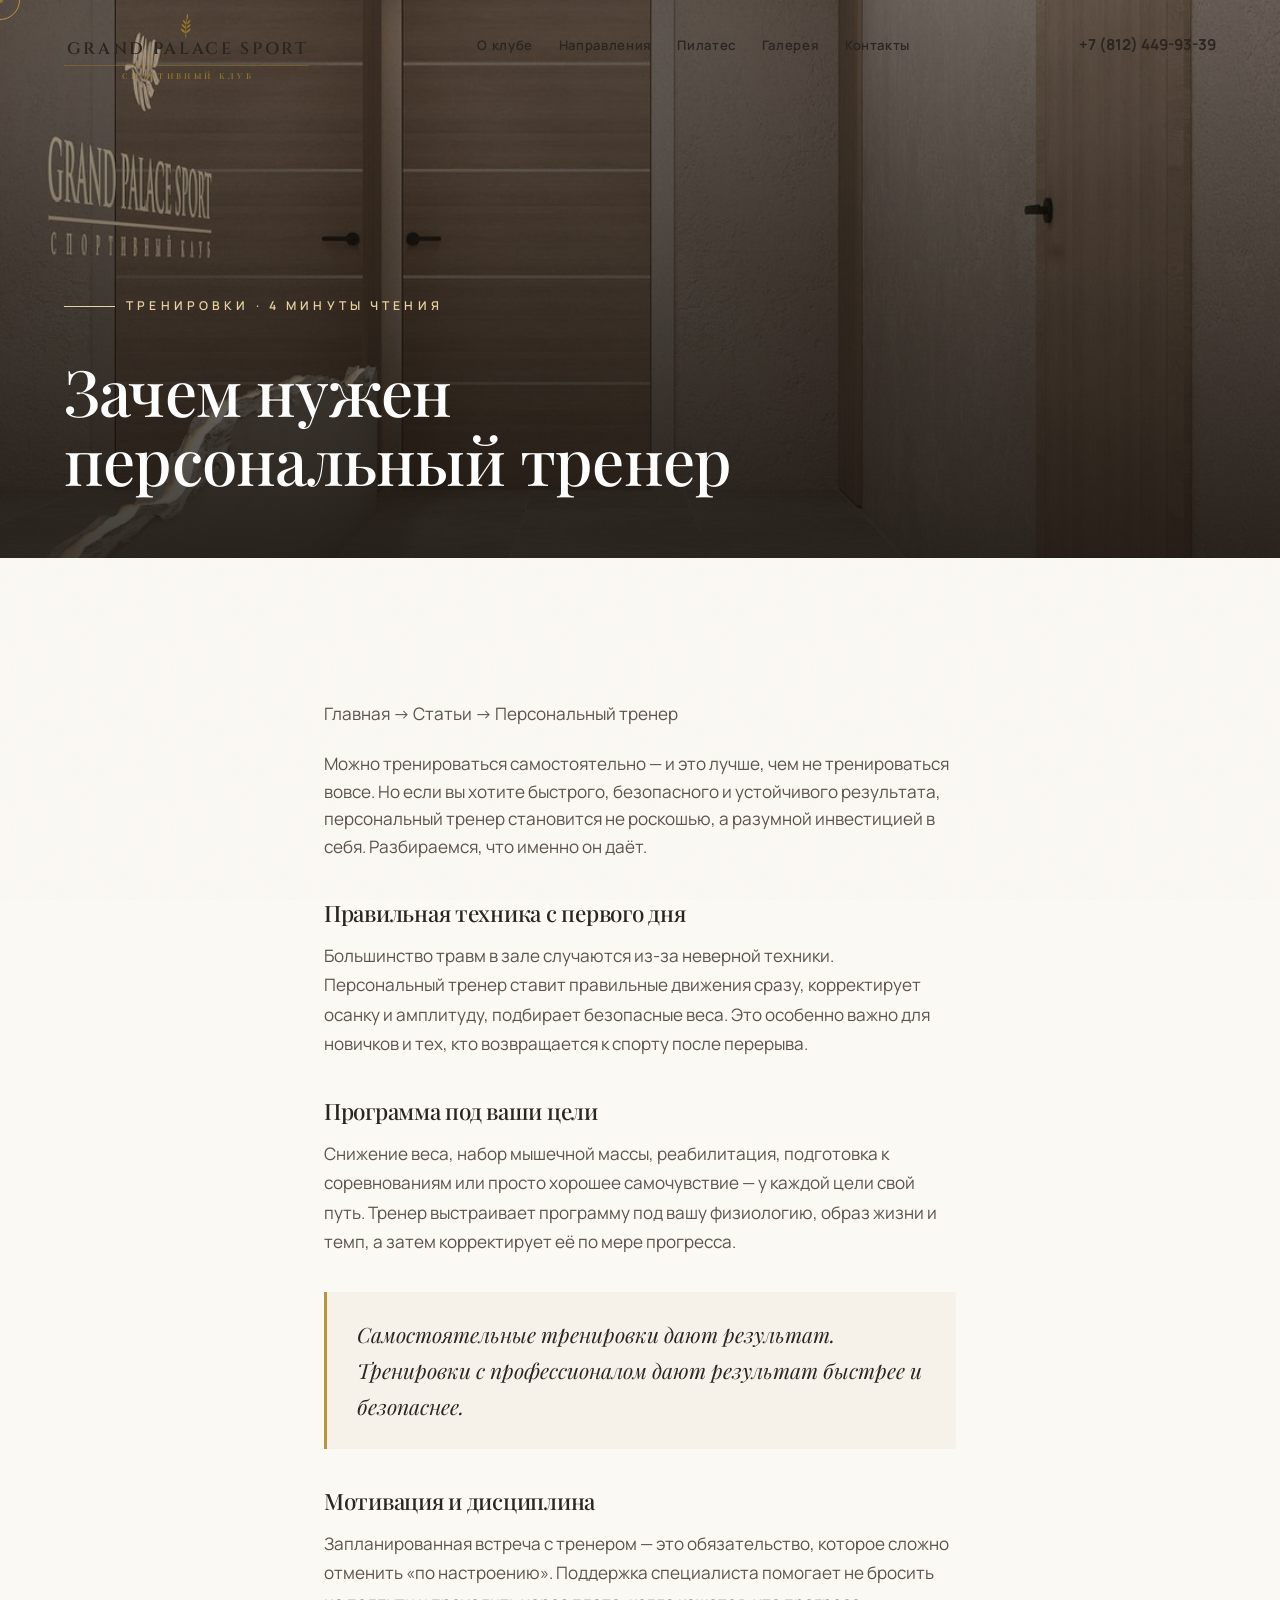
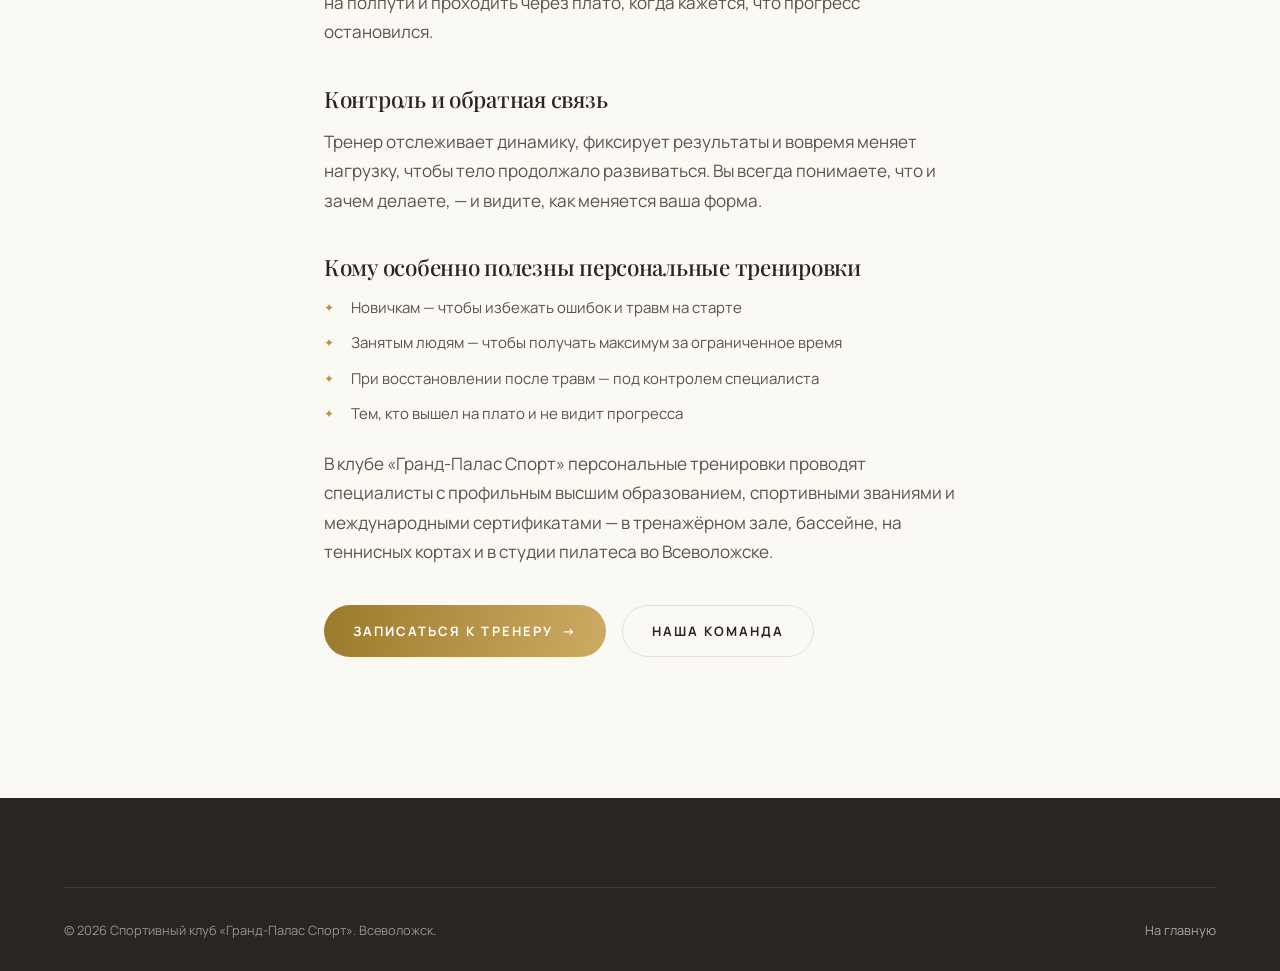
<file: articles/personalnyy-trener.html>
<!DOCTYPE html>
<html lang="ru">
<head>
<meta charset="UTF-8">
<meta name="viewport" content="width=device-width, initial-scale=1">
<title>Зачем нужен персональный тренер во Всеволожске — Гранд-Палас Спорт</title>
<meta name="description" content="Как персональный тренер ускоряет результат и бережёт здоровье: техника, мотивация, программа под ваши цели. Персональные тренировки во Всеволожске в клубе «Гранд-Палас Спорт».">
<meta name="keywords" content="персональный тренер Всеволожск, персональные тренировки Всеволожск, фитнес-клуб Всеволожск, тренажёрный зал Всеволожск">
<meta name="theme-color" content="#2a2521">
<link rel="icon" type="image/svg+xml" href="../assets/img/favicon.svg">
<link rel="preconnect" href="https://fonts.googleapis.com">
<link rel="preconnect" href="https://fonts.gstatic.com" crossorigin>
<link href="https://fonts.googleapis.com/css2?family=Cinzel:wght@400;500;600&family=Manrope:wght@400;500;600;700;800&family=Playfair+Display:ital,wght@0,400;0,500;0,600;1,400;1,500&display=swap" rel="stylesheet">
<link rel="stylesheet" href="../assets/css/style.css">
<script type="application/ld+json">
{"@context":"https://schema.org","@type":"Article","headline":"Зачем нужен персональный тренер","author":{"@type":"Organization","name":"Гранд-Палас Спорт"},"publisher":{"@type":"Organization","name":"Гранд-Палас Спорт"},"image":"https://gpsport.ru/assets/img/entrance-2.jpg","mainEntityOfPage":"https://gpsport.ru/articles/personalnyy-trener.html"}
</script>
</head>
<body class="loaded">

<svg width="0" height="0" style="position:absolute" aria-hidden="true">
  <symbol id="sprig" viewBox="0 0 52 56">
    <path d="M26 55 C 23.5 43 24.5 30 28.5 16" fill="none" stroke="currentColor" stroke-width="1.5" stroke-linecap="round"/>
    <g fill="currentColor">
      <g transform="translate(24.6,46) rotate(-46)"><path d="M0 0 C 2.6 -3 2.6 -9.5 0 -13.5 C -2.6 -9.5 -2.6 -3 0 0 Z"/></g>
      <g transform="translate(25.7,46) rotate(48)"><path d="M0 0 C 2.6 -3 2.6 -9.5 0 -13.5 C -2.6 -9.5 -2.6 -3 0 0 Z"/></g>
      <g transform="translate(25.3,37) rotate(-42) scale(.94)"><path d="M0 0 C 2.6 -3 2.6 -9.5 0 -13.5 C -2.6 -9.5 -2.6 -3 0 0 Z"/></g>
      <g transform="translate(26.7,37) rotate(44) scale(.94)"><path d="M0 0 C 2.6 -3 2.6 -9.5 0 -13.5 C -2.6 -9.5 -2.6 -3 0 0 Z"/></g>
      <g transform="translate(26.6,28.5) rotate(-37) scale(.85)"><path d="M0 0 C 2.6 -3 2.6 -9.5 0 -13.5 C -2.6 -9.5 -2.6 -3 0 0 Z"/></g>
      <g transform="translate(27.9,28.5) rotate(39) scale(.85)"><path d="M0 0 C 2.6 -3 2.6 -9.5 0 -13.5 C -2.6 -9.5 -2.6 -3 0 0 Z"/></g>
      <g transform="translate(28.4,18) rotate(4) scale(.8)"><path d="M0 0 C 2.6 -3 2.6 -9.5 0 -13.5 C -2.6 -9.5 -2.6 -3 0 0 Z"/></g>
    </g>
  </symbol>
</svg>

<header class="header scrolled">
  <div class="container header__inner">
    <a href="../index.html" class="logo" aria-label="Гранд-Палас Спорт — на главную">
      <svg class="logo__sprig" viewBox="0 0 52 56" aria-hidden="true"><use href="#sprig"/></svg>
      <span class="logo__word">GRAND PALACE SPORT</span>
      <span class="logo__line"></span>
      <span class="logo__sub">Спортивный клуб</span>
    </a>
    <nav class="nav" aria-label="Навигация">
      <a href="../index.html#about">О клубе</a>
      <a href="../index.html#directions">Направления</a>
      <a href="../index.html#pilates">Пилатес</a>
      <a href="../index.html#gallery">Галерея</a>
      <a href="../index.html#contacts">Контакты</a>
    </nav>
    <div class="header__actions">
      <a href="tel:+78124499339" class="header__phone">+7 (812) 449-93-39</a>
      <button class="burger" aria-label="Меню"><span></span><span></span></button>
    </div>
  </div>
</header>

<div class="mobile-menu" id="mobile-menu">
  <nav class="mobile-menu__nav">
    <a href="../index.html#about"><span class="idx">01</span>О клубе</a>
    <a href="../index.html#directions"><span class="idx">02</span>Направления</a>
    <a href="../index.html#pilates"><span class="idx">03</span>Пилатес</a>
    <a href="../index.html#gallery"><span class="idx">04</span>Галерея</a>
    <a href="../index.html#contacts"><span class="idx">05</span>Контакты</a>
  </nav>
</div>

<main>
<article>
  <div class="article-hero">
    <img src="../assets/img/entrance-2.jpg" alt="Интерьер спортивного клуба Гранд-Палас Спорт">
    <div class="container" style="padding-bottom:clamp(32px,5vw,64px)">
      <span class="eyebrow hero__eyebrow">Тренировки · 4 минуты чтения</span>
      <h1 class="h-1" style="margin-top:1rem">Зачем нужен<br>персональный тренер</h1>
    </div>
  </div>

  <div class="section">
    <div class="container prose">
      <p class="breadcrumbs"><a href="../index.html">Главная</a> → <a href="../index.html#articles">Статьи</a> → Персональный тренер</p>

      <p class="lead">Можно тренироваться самостоятельно — и это лучше, чем не тренироваться вовсе. Но если вы хотите быстрого, безопасного и устойчивого результата, персональный тренер становится не роскошью, а разумной инвестицией в себя. Разбираемся, что именно он даёт.</p>

      <h2>Правильная техника с первого дня</h2>
      <p>Большинство травм в зале случаются из-за неверной техники. Персональный тренер ставит правильные движения сразу, корректирует осанку и амплитуду, подбирает безопасные веса. Это особенно важно для новичков и тех, кто возвращается к спорту после перерыва.</p>

      <h2>Программа под ваши цели</h2>
      <p>Снижение веса, набор мышечной массы, реабилитация, подготовка к соревнованиям или просто хорошее самочувствие — у каждой цели свой путь. Тренер выстраивает программу под вашу физиологию, образ жизни и темп, а затем корректирует её по мере прогресса.</p>

      <blockquote>Самостоятельные тренировки дают результат. Тренировки с профессионалом дают результат быстрее и безопаснее.</blockquote>

      <h2>Мотивация и дисциплина</h2>
      <p>Запланированная встреча с тренером — это обязательство, которое сложно отменить «по настроению». Поддержка специалиста помогает не бросить на полпути и проходить через плато, когда кажется, что прогресс остановился.</p>

      <h2>Контроль и обратная связь</h2>
      <p>Тренер отслеживает динамику, фиксирует результаты и вовремя меняет нагрузку, чтобы тело продолжало развиваться. Вы всегда понимаете, что и зачем делаете, — и видите, как меняется ваша форма.</p>

      <h2>Кому особенно полезны персональные тренировки</h2>
      <ul>
        <li>Новичкам — чтобы избежать ошибок и травм на старте</li>
        <li>Занятым людям — чтобы получать максимум за ограниченное время</li>
        <li>При восстановлении после травм — под контролем специалиста</li>
        <li>Тем, кто вышел на плато и не видит прогресса</li>
      </ul>

      <p>В клубе «Гранд-Палас Спорт» персональные тренировки проводят специалисты с профильным высшим образованием, спортивными званиями и международными сертификатами — в тренажёрном зале, бассейне, на теннисных кортах и в студии пилатеса во Всеволожске.</p>

      <div style="margin-top:2.4rem;display:flex;gap:1rem;flex-wrap:wrap">
        <a href="../index.html#contacts" class="btn btn--gold">Записаться к тренеру <span class="ico">→</span></a>
        <a href="../index.html#trainers" class="btn btn--ghost">Наша команда</a>
      </div>
    </div>
  </div>
</article>
</main>

<footer class="footer">
  <div class="container">
    <div class="footer__bottom" style="border-top:1px solid rgba(255,255,255,.1)">
      <span>© <span data-year>2026</span> Спортивный клуб «Гранд-Палас Спорт». Всеволожск.</span>
      <a href="../index.html">На главную</a>
    </div>
  </div>
</footer>

<script src="../assets/js/main.js"></script>
</body>
</html>
</file>
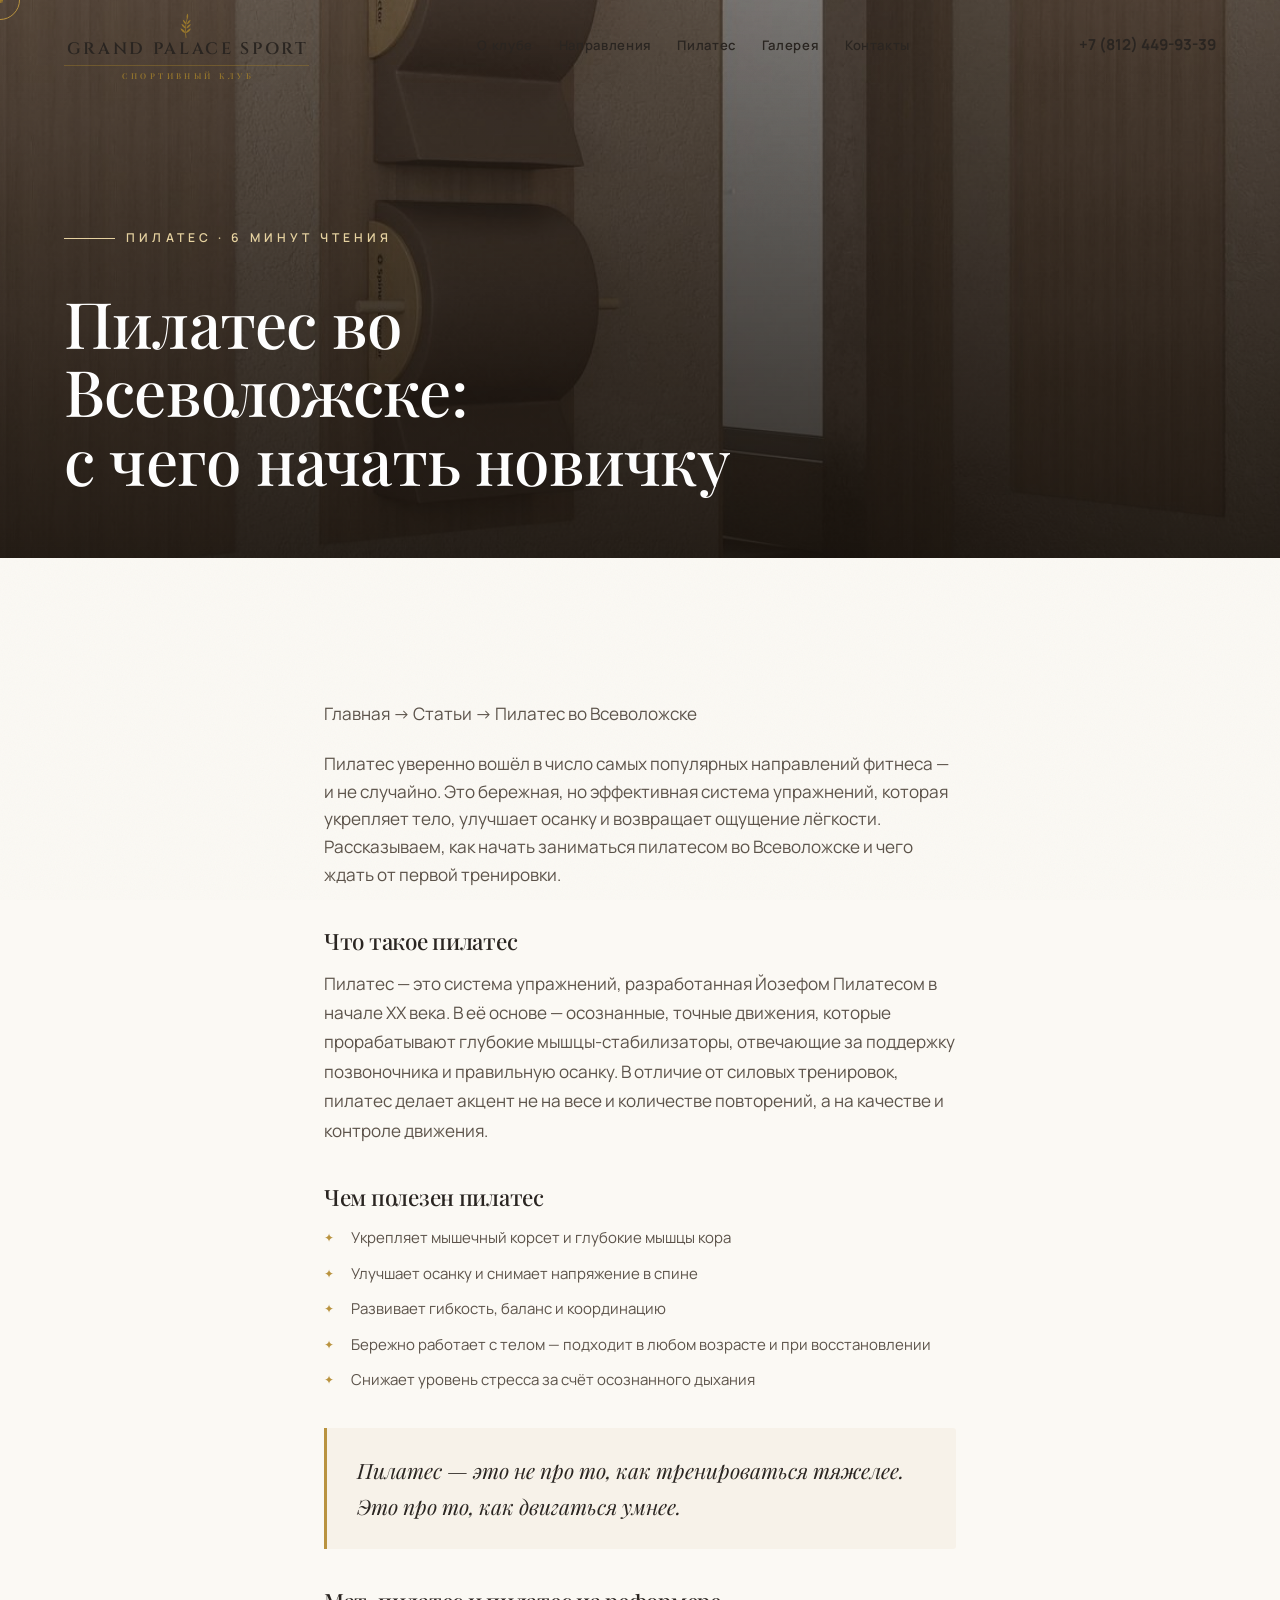
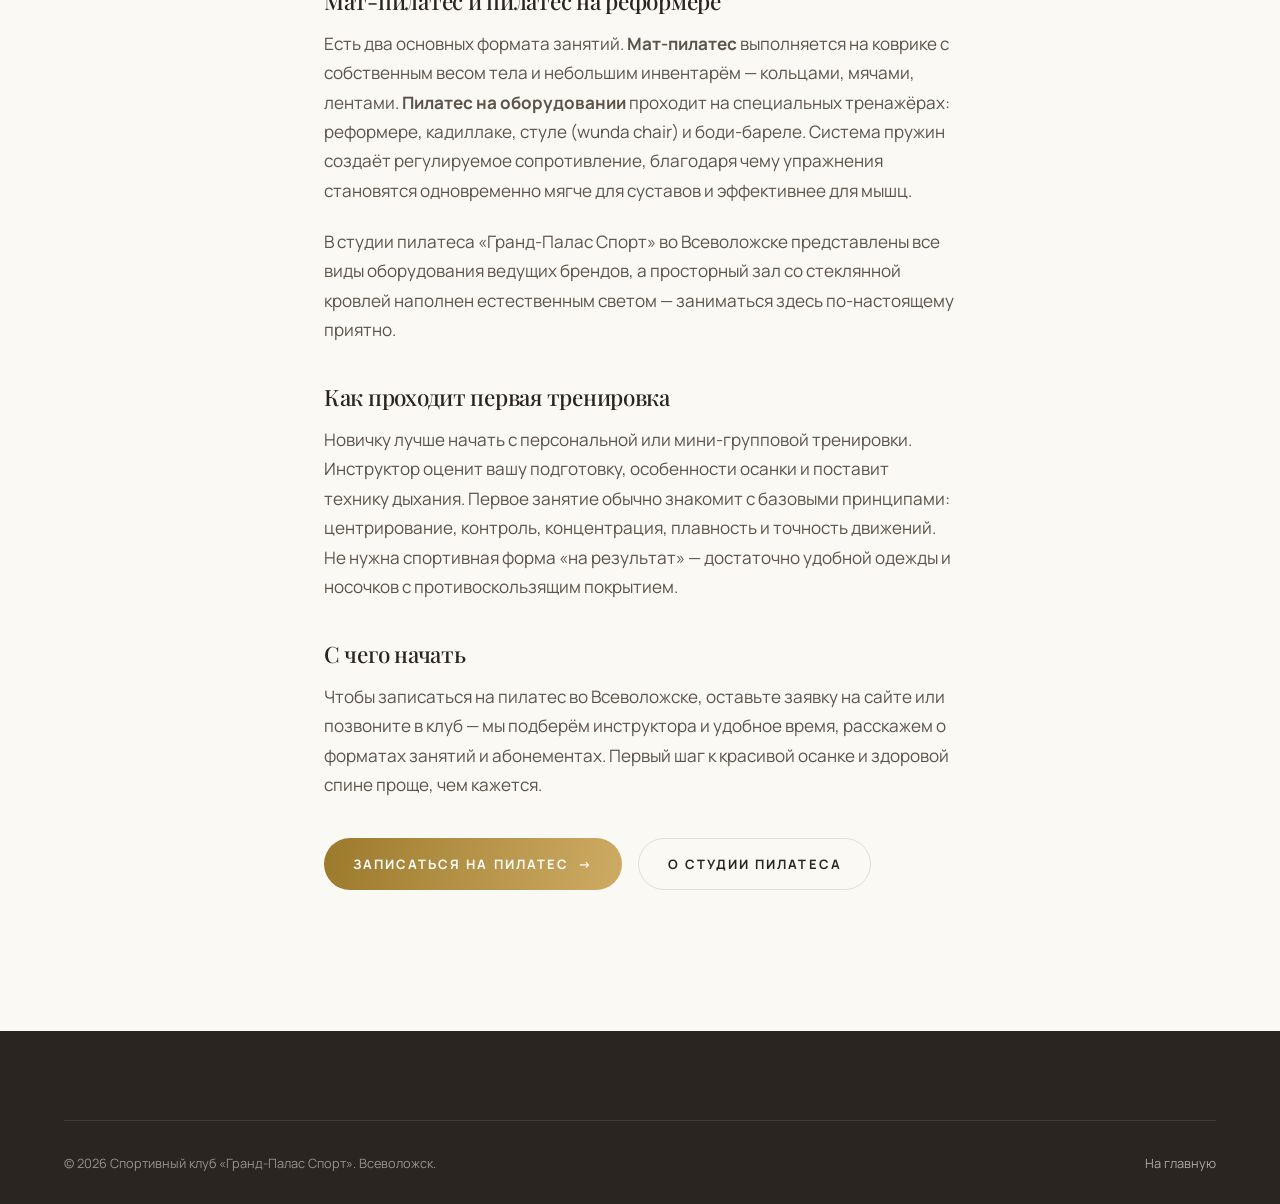
<file: articles/pilates-vsevolozhsk.html>
<!DOCTYPE html>
<html lang="ru">
<head>
<meta charset="UTF-8">
<meta name="viewport" content="width=device-width, initial-scale=1">
<title>Пилатес во Всеволожске: с чего начать новичку — Гранд-Палас Спорт</title>
<meta name="description" content="Что такое реформер-пилатес, чем он полезен и как проходит первая тренировка в студии пилатеса премиум-класса во Всеволожске. Советы новичкам от клуба «Гранд-Палас Спорт».">
<meta name="keywords" content="пилатес Всеволожск, студия пилатеса Всеволожск, реформер пилатес, фитнес-клуб Всеволожск">
<meta name="theme-color" content="#2a2521">
<link rel="icon" type="image/svg+xml" href="../assets/img/favicon.svg">
<link rel="preconnect" href="https://fonts.googleapis.com">
<link rel="preconnect" href="https://fonts.gstatic.com" crossorigin>
<link href="https://fonts.googleapis.com/css2?family=Cinzel:wght@400;500;600&family=Manrope:wght@400;500;600;700;800&family=Playfair+Display:ital,wght@0,400;0,500;0,600;1,400;1,500&display=swap" rel="stylesheet">
<link rel="stylesheet" href="../assets/css/style.css">
<script type="application/ld+json">
{"@context":"https://schema.org","@type":"Article","headline":"Пилатес во Всеволожске: с чего начать новичку","author":{"@type":"Organization","name":"Гранд-Палас Спорт"},"publisher":{"@type":"Organization","name":"Гранд-Палас Спорт"},"image":"https://gpsport.ru/assets/img/pilates-8.jpg","mainEntityOfPage":"https://gpsport.ru/articles/pilates-vsevolozhsk.html"}
</script>
</head>
<body class="loaded">

<svg width="0" height="0" style="position:absolute" aria-hidden="true">
  <symbol id="sprig" viewBox="0 0 52 56">
    <path d="M26 55 C 23.5 43 24.5 30 28.5 16" fill="none" stroke="currentColor" stroke-width="1.5" stroke-linecap="round"/>
    <g fill="currentColor">
      <g transform="translate(24.6,46) rotate(-46)"><path d="M0 0 C 2.6 -3 2.6 -9.5 0 -13.5 C -2.6 -9.5 -2.6 -3 0 0 Z"/></g>
      <g transform="translate(25.7,46) rotate(48)"><path d="M0 0 C 2.6 -3 2.6 -9.5 0 -13.5 C -2.6 -9.5 -2.6 -3 0 0 Z"/></g>
      <g transform="translate(25.3,37) rotate(-42) scale(.94)"><path d="M0 0 C 2.6 -3 2.6 -9.5 0 -13.5 C -2.6 -9.5 -2.6 -3 0 0 Z"/></g>
      <g transform="translate(26.7,37) rotate(44) scale(.94)"><path d="M0 0 C 2.6 -3 2.6 -9.5 0 -13.5 C -2.6 -9.5 -2.6 -3 0 0 Z"/></g>
      <g transform="translate(26.6,28.5) rotate(-37) scale(.85)"><path d="M0 0 C 2.6 -3 2.6 -9.5 0 -13.5 C -2.6 -9.5 -2.6 -3 0 0 Z"/></g>
      <g transform="translate(27.9,28.5) rotate(39) scale(.85)"><path d="M0 0 C 2.6 -3 2.6 -9.5 0 -13.5 C -2.6 -9.5 -2.6 -3 0 0 Z"/></g>
      <g transform="translate(28.4,18) rotate(4) scale(.8)"><path d="M0 0 C 2.6 -3 2.6 -9.5 0 -13.5 C -2.6 -9.5 -2.6 -3 0 0 Z"/></g>
    </g>
  </symbol>
</svg>

<header class="header scrolled">
  <div class="container header__inner">
    <a href="../index.html" class="logo" aria-label="Гранд-Палас Спорт — на главную">
      <svg class="logo__sprig" viewBox="0 0 52 56" aria-hidden="true"><use href="#sprig"/></svg>
      <span class="logo__word">GRAND PALACE SPORT</span>
      <span class="logo__line"></span>
      <span class="logo__sub">Спортивный клуб</span>
    </a>
    <nav class="nav" aria-label="Навигация">
      <a href="../index.html#about">О клубе</a>
      <a href="../index.html#directions">Направления</a>
      <a href="../index.html#pilates">Пилатес</a>
      <a href="../index.html#gallery">Галерея</a>
      <a href="../index.html#contacts">Контакты</a>
    </nav>
    <div class="header__actions">
      <a href="tel:+78124499339" class="header__phone">+7 (812) 449-93-39</a>
      <button class="burger" aria-label="Меню"><span></span><span></span></button>
    </div>
  </div>
</header>

<div class="mobile-menu" id="mobile-menu">
  <nav class="mobile-menu__nav">
    <a href="../index.html#about"><span class="idx">01</span>О клубе</a>
    <a href="../index.html#directions"><span class="idx">02</span>Направления</a>
    <a href="../index.html#pilates"><span class="idx">03</span>Пилатес</a>
    <a href="../index.html#gallery"><span class="idx">04</span>Галерея</a>
    <a href="../index.html#contacts"><span class="idx">05</span>Контакты</a>
  </nav>
</div>

<main>
<article>
  <div class="article-hero">
    <img src="../assets/img/pilates-8.jpg" alt="Студия пилатеса Grand Palace Sport">
    <div class="container" style="padding-bottom:clamp(32px,5vw,64px)">
      <span class="eyebrow hero__eyebrow">Пилатес · 6 минут чтения</span>
      <h1 class="h-1" style="margin-top:1rem">Пилатес во Всеволожске:<br>с чего начать новичку</h1>
    </div>
  </div>

  <div class="section">
    <div class="container prose">
      <p class="breadcrumbs"><a href="../index.html">Главная</a> → <a href="../index.html#articles">Статьи</a> → Пилатес во Всеволожске</p>

      <p class="lead">Пилатес уверенно вошёл в число самых популярных направлений фитнеса — и не случайно. Это бережная, но эффективная система упражнений, которая укрепляет тело, улучшает осанку и возвращает ощущение лёгкости. Рассказываем, как начать заниматься пилатесом во Всеволожске и чего ждать от первой тренировки.</p>

      <h2>Что такое пилатес</h2>
      <p>Пилатес — это система упражнений, разработанная Йозефом Пилатесом в начале XX века. В её основе — осознанные, точные движения, которые прорабатывают глубокие мышцы-стабилизаторы, отвечающие за поддержку позвоночника и правильную осанку. В отличие от силовых тренировок, пилатес делает акцент не на весе и количестве повторений, а на качестве и контроле движения.</p>

      <h2>Чем полезен пилатес</h2>
      <ul>
        <li>Укрепляет мышечный корсет и глубокие мышцы кора</li>
        <li>Улучшает осанку и снимает напряжение в спине</li>
        <li>Развивает гибкость, баланс и координацию</li>
        <li>Бережно работает с телом — подходит в любом возрасте и при восстановлении</li>
        <li>Снижает уровень стресса за счёт осознанного дыхания</li>
      </ul>

      <blockquote>Пилатес — это не про то, как тренироваться тяжелее. Это про то, как двигаться умнее.</blockquote>

      <h2>Мат-пилатес и пилатес на реформере</h2>
      <p>Есть два основных формата занятий. <b>Мат-пилатес</b> выполняется на коврике с собственным весом тела и небольшим инвентарём — кольцами, мячами, лентами. <b>Пилатес на оборудовании</b> проходит на специальных тренажёрах: реформере, кадиллаке, стуле (wunda chair) и боди-бареле. Система пружин создаёт регулируемое сопротивление, благодаря чему упражнения становятся одновременно мягче для суставов и эффективнее для мышц.</p>
      <p>В студии пилатеса «Гранд-Палас Спорт» во Всеволожске представлены все виды оборудования ведущих брендов, а просторный зал со стеклянной кровлей наполнен естественным светом — заниматься здесь по-настоящему приятно.</p>

      <h2>Как проходит первая тренировка</h2>
      <p>Новичку лучше начать с персональной или мини-групповой тренировки. Инструктор оценит вашу подготовку, особенности осанки и поставит технику дыхания. Первое занятие обычно знакомит с базовыми принципами: центрирование, контроль, концентрация, плавность и точность движений. Не нужна спортивная форма «на результат» — достаточно удобной одежды и носочков с противоскользящим покрытием.</p>

      <h2>С чего начать</h2>
      <p>Чтобы записаться на пилатес во Всеволожске, оставьте заявку на сайте или позвоните в клуб — мы подберём инструктора и удобное время, расскажем о форматах занятий и абонементах. Первый шаг к красивой осанке и здоровой спине проще, чем кажется.</p>

      <div style="margin-top:2.4rem;display:flex;gap:1rem;flex-wrap:wrap">
        <a href="../index.html#contacts" class="btn btn--gold">Записаться на пилатес <span class="ico">→</span></a>
        <a href="../index.html#pilates" class="btn btn--ghost">О студии пилатеса</a>
      </div>
    </div>
  </div>
</article>
</main>

<footer class="footer">
  <div class="container">
    <div class="footer__bottom" style="border-top:1px solid rgba(255,255,255,.1)">
      <span>© <span data-year>2026</span> Спортивный клуб «Гранд-Палас Спорт». Всеволожск.</span>
      <a href="../index.html">На главную</a>
    </div>
  </div>
</footer>

<script src="../assets/js/main.js"></script>
</body>
</html>
</file>
<file: assets/css/style.css>
/* =========================================================
   GRAND PALACE SPORT — спортивный клуб, Всеволожск
   Премиальная тема: белый + золото. Лёгкая, статусная.
   ========================================================= */

/* ---------- Tokens ---------- */
:root{
  --gold:        #b9933f;
  --gold-deep:   #9c7a2c;
  --gold-soft:   #cdab63;
  --gold-light:  #e7d3a1;
  --gold-pale:   #f1e6cd;
  --gold-glow:   rgba(185,147,63,.30);

  --cream:       #f7f2e9;
  --sand:        #ece3d3;
  --sand-deep:   #ddd1bd;
  --paper:       #fbf9f4;

  --ink:         #2a2521;
  --ink-soft:    #5c534a;
  --muted:       #93897a;
  --line:        rgba(42,37,33,.12);
  --line-soft:   rgba(42,37,33,.07);
  --line-gold:   rgba(185,147,63,.34);

  --white:       #ffffff;

  --shadow-sm:   0 4px 18px rgba(60,50,35,.08);
  --shadow:      0 22px 56px -20px rgba(60,48,30,.32);
  --shadow-lg:   0 48px 100px -34px rgba(50,40,25,.5);

  --serif: "Playfair Display", "Times New Roman", Georgia, serif;
  --logo-serif: "Cinzel", "Playfair Display", Georgia, serif;
  --sans:  "Manrope", -apple-system, "Segoe UI", Roboto, Helvetica, Arial, sans-serif;

  --container: 1300px;
  --gutter: clamp(20px, 5vw, 70px);
  --radius: 3px;
  --ease: cubic-bezier(.22,.61,.36,1);
  --ease-out: cubic-bezier(.16,1,.3,1);
  --ease-inout: cubic-bezier(.76,0,.24,1);

  --header-h: 92px;
}

*,*::before,*::after{ box-sizing:border-box; }
html{ -webkit-text-size-adjust:100%; scroll-behavior:smooth; scroll-padding-top:96px; }
@media (prefers-reduced-motion: reduce){ html{ scroll-behavior:auto; } }

body{
  margin:0;
  font-family:var(--sans);
  color:var(--ink);
  background:var(--paper);
  font-size:clamp(15px,1.04vw,17px);
  line-height:1.72;
  font-weight:400;
  -webkit-font-smoothing:antialiased;
  text-rendering:optimizeLegibility;
  overflow-x:hidden;
}
body.is-locked{ overflow:hidden; }

img{ display:block; max-width:100%; height:auto; }
a{ color:inherit; text-decoration:none; }
button{ font-family:inherit; cursor:pointer; }
ul{ margin:0; padding:0; list-style:none; }
::selection{ background:var(--gold); color:#fff; }

/* subtle film grain for premium depth */
body::after{
  content:""; position:fixed; inset:0; z-index:9000; pointer-events:none; opacity:.04; mix-blend-mode:multiply;
  background-image:url("data:image/svg+xml,%3Csvg xmlns='http://www.w3.org/2000/svg' width='160' height='160'%3E%3Cfilter id='n'%3E%3CfeTurbulence type='fractalNoise' baseFrequency='.85' numOctaves='2'/%3E%3C/filter%3E%3Crect width='100%25' height='100%25' filter='url(%23n)'/%3E%3C/svg%3E");
}
@media (prefers-reduced-motion: reduce){ body::after{ display:none; } }

/* ---------- Typography ---------- */
h1,h2,h3,h4{ font-family:var(--serif); font-weight:500; line-height:1.07; letter-spacing:-.012em; margin:0; color:var(--ink); }
.h-display{ font-size:clamp(2.9rem,7.6vw,6.6rem); line-height:1.02; }
.h-1{ font-size:clamp(2.1rem,5vw,4rem); }
.h-2{ font-size:clamp(1.7rem,3.4vw,2.75rem); }
.h-3{ font-size:clamp(1.3rem,2vw,1.7rem); }
.serif-italic{ font-style:italic; }

.eyebrow{
  font-family:var(--sans); font-size:.76rem; font-weight:600; letter-spacing:.34em; text-transform:uppercase;
  color:var(--gold-deep); display:inline-flex; align-items:center; gap:.9em;
}
.eyebrow::before{ content:""; width:clamp(26px,4vw,54px); height:1px; background:var(--gold); transform-origin:left; transform:scaleX(0); transition:transform .9s var(--ease-out) .1s; }
.eyebrow.in-view::before,[data-reveal].in-view .eyebrow::before,.in-view > .eyebrow::before{ transform:scaleX(1); }
.section-head .eyebrow::before{ transform:scaleX(1); } /* fallback visible */
.eyebrow.center{ justify-content:center; }

.lead{ font-size:clamp(1.06rem,1.5vw,1.3rem); color:var(--ink-soft); line-height:1.62; }
.text-gold{ color:var(--gold-deep); }
.muted{ color:var(--muted); }

.gold-gradient{
  background:linear-gradient(100deg,var(--gold-deep) 0%,var(--gold-light) 42%,var(--gold-soft) 60%,var(--gold-deep) 100%);
  background-size:240% auto; -webkit-background-clip:text; background-clip:text; color:transparent;
  animation:shimmer 7s linear infinite;
}
@keyframes shimmer{ to{ background-position:240% center; } }

/* ---------- Layout ---------- */
.container{ width:100%; max-width:var(--container); margin-inline:auto; padding-inline:var(--gutter); }
.section{ padding-block:clamp(76px,11vw,156px); position:relative; }
.section--tight{ padding-block:clamp(52px,7vw,92px); }
.section-head{ max-width:720px; margin-bottom:clamp(44px,5.5vw,76px); }
.section-head.center{ margin-inline:auto; text-align:center; }
.section-head .eyebrow{ margin-bottom:1.3rem; }
.section-head h2{ margin:0; }
.section-head p{ margin:1.3rem 0 0; }

.bg-cream{ background:var(--cream); }
.bg-sand{ background:linear-gradient(170deg,var(--cream) 0%,var(--sand) 100%); }
.bg-ink{ background:var(--ink); color:var(--cream); }
.bg-ink h1,.bg-ink h2,.bg-ink h3{ color:var(--paper); }

/* decorative gold hairline between blocks */
.rule{ width:100%; height:1px; background:linear-gradient(90deg,transparent,var(--line-gold),transparent); transform:scaleX(0); transition:transform 1.2s var(--ease-out); transform-origin:center; }
.rule.in-view{ transform:scaleX(1); }

/* ---------- Scroll progress ---------- */
.scroll-progress{ position:fixed; top:0; left:0; height:3px; width:0; z-index:1200;
  background:linear-gradient(90deg,var(--gold-deep),var(--gold-light)); box-shadow:0 0 12px var(--gold-glow); }

/* ---------- Buttons ---------- */
.btn{
  --bg:var(--ink); --fg:#fff;
  position:relative; display:inline-flex; align-items:center; gap:.7em;
  padding:1.08em 2.2em; font-size:.81rem; font-weight:700; letter-spacing:.16em; text-transform:uppercase;
  color:var(--fg); background:var(--bg); border:1px solid var(--bg); border-radius:50px; overflow:hidden;
  transition:color .5s var(--ease), border-color .5s var(--ease); isolation:isolate; will-change:transform;
}
.btn::before{ content:""; position:absolute; inset:0; z-index:-1; background:linear-gradient(100deg,var(--gold-deep),var(--gold-soft));
  transform:translateY(101%); transition:transform .55s var(--ease); }
.btn:hover{ color:#fff; border-color:var(--gold-deep); }
.btn:hover::before{ transform:translateY(0); }
.btn .ico{ transition:transform .4s var(--ease); }
.btn:hover .ico{ transform:translateX(5px); }
.btn--gold{ --bg:linear-gradient(100deg,var(--gold-deep),var(--gold-soft)); --fg:#fff; border-color:transparent; }
.btn--gold::before{ background:var(--ink); }
.btn--ghost{ --bg:transparent; --fg:var(--ink); border-color:var(--line); }
.btn--ghost:hover{ color:#fff; }
.btn--light{ --bg:transparent; --fg:var(--cream); border-color:rgba(255,255,255,.45); }
.btn--sm{ padding:.8em 1.5em; font-size:.74rem; }

.textlink{ display:inline-flex; align-items:center; gap:.6em; font-weight:600; letter-spacing:.04em; color:var(--gold-deep); position:relative; }
.textlink::after{ content:""; position:absolute; left:0; bottom:-3px; height:1px; width:100%; background:var(--gold);
  transform:scaleX(0); transform-origin:right; transition:transform .45s var(--ease); }
.textlink:hover::after{ transform:scaleX(1); transform-origin:left; }
.textlink .ico{ transition:transform .4s var(--ease); }
.textlink:hover .ico{ transform:translateX(5px); }

/* =========================================================
   Logo (faithful brand lockup — Cinzel + olive sprig)
   ========================================================= */
.logo{ display:inline-flex; flex-direction:column; align-items:center; gap:.18rem; color:var(--ink); flex-shrink:0; z-index:2; line-height:1; }
.logo__sprig{ width:26px; height:28px; color:var(--gold-deep); transition:transform .7s var(--ease); }
.logo:hover .logo__sprig{ transform:translateY(-2px) rotate(-4deg); }
.logo__word{ font-family:var(--logo-serif); font-weight:600; font-size:1.04rem; letter-spacing:.16em; text-indent:.16em; white-space:nowrap; }
.logo__line{ width:100%; height:1px; background:currentColor; opacity:.5; margin:.28rem 0; }
.logo__sub{ font-family:var(--logo-serif); font-weight:500; font-size:.5rem; letter-spacing:.42em; text-indent:.42em; text-transform:uppercase; color:var(--gold-deep); white-space:nowrap; }
.logo--lg .logo__sprig{ width:42px; height:46px; }
.logo--lg .logo__word{ font-size:1.7rem; }
.logo--lg .logo__sub{ font-size:.72rem; }
@media (max-width:520px){ .logo__word{ font-size:.92rem; letter-spacing:.12em; } .logo__sprig{ width:22px; height:24px; } }

/* =========================================================
   Preloader
   ========================================================= */
.preloader{ position:fixed; inset:0; z-index:9999; display:grid; place-items:center; background:var(--paper);
  transition:opacity .8s var(--ease), visibility .8s var(--ease); }
.preloader__inner{ text-align:center; }
.preloader__logo{ width:clamp(46px,7vw,62px); margin-inline:auto; color:var(--gold-deep); }
.preloader__logo path,.preloader__logo line{ stroke:var(--gold-deep); stroke-width:1.4; fill:none; stroke-linecap:round;
  stroke-dasharray:1; stroke-dashoffset:1; animation:draw 1.4s var(--ease-out) forwards; }
.preloader__name{ margin-top:1.3rem; font-family:var(--logo-serif); letter-spacing:.34em; text-indent:.34em; font-size:.92rem;
  text-transform:uppercase; color:var(--ink); opacity:0; animation:fadeUp .8s .55s forwards; }
.preloader__sub{ margin-top:.5rem; font-size:.56rem; letter-spacing:.5em; text-indent:.5em; text-transform:uppercase; color:var(--gold-deep); opacity:0; animation:fadeUp .8s .7s forwards; }
.preloader__bar{ margin:1.6rem auto 0; width:150px; height:2px; background:var(--sand-deep); border-radius:2px; overflow:hidden; position:relative; }
.preloader__bar i{ position:absolute; inset:0; width:0; background:linear-gradient(90deg,var(--gold-deep),var(--gold-light)); animation:load 1.5s var(--ease) forwards; }
.preloader__pct{ margin-top:.7rem; font-size:.72rem; letter-spacing:.2em; color:var(--muted); }
@keyframes draw{ to{ stroke-dashoffset:0; } }
@keyframes load{ to{ width:100%; } }
body.loaded .preloader{ opacity:0; visibility:hidden; }

/* =========================================================
   Custom cursor
   ========================================================= */
.cursor,.cursor-dot{ position:fixed; top:0; left:0; pointer-events:none; z-index:9998; border-radius:50%; will-change:transform; }
.cursor{ width:40px; height:40px; border:1px solid var(--gold); transform:translate(-50%,-50%);
  display:grid; place-items:center; transition:width .35s var(--ease),height .35s var(--ease),background .35s var(--ease),border-color .35s var(--ease); }
.cursor-dot{ width:5px; height:5px; background:var(--gold-deep); transform:translate(-50%,-50%); transition:opacity .3s; }
.cursor__label{ font-family:var(--sans); font-size:.56rem; font-weight:700; letter-spacing:.16em; text-transform:uppercase; color:#fff; opacity:0; transform:scale(.6); transition:.3s var(--ease); }
.cursor.is-hover{ width:62px; height:62px; background:var(--gold-glow); border-color:transparent; }
.cursor.is-hover ~ .cursor-dot{ opacity:0; }
.cursor.is-view{ width:96px; height:96px; background:rgba(156,122,44,.92); border-color:transparent; }
.cursor.is-view .cursor__label{ opacity:1; transform:scale(1); }
.cursor.is-view ~ .cursor-dot{ opacity:0; }
.cursor.is-down{ transform:translate(-50%,-50%) scale(.82); }
body.has-cursor,body.has-cursor a,body.has-cursor button{ cursor:none; }
@media (hover:none),(pointer:coarse){ .cursor,.cursor-dot{ display:none!important; } }

/* =========================================================
   Header
   ========================================================= */
.header{ position:fixed; inset:0 0 auto 0; z-index:1000; height:var(--header-h); display:flex; align-items:center;
  transition:background .5s var(--ease), height .45s var(--ease), box-shadow .45s var(--ease), border-color .45s; border-bottom:1px solid transparent; }
.header__inner{ display:flex; align-items:center; justify-content:space-between; gap:2rem; width:100%; }
.header.scrolled{ background:rgba(251,249,244,.85); backdrop-filter:saturate(150%) blur(16px); -webkit-backdrop-filter:saturate(150%) blur(16px);
  height:72px; box-shadow:var(--shadow-sm); border-color:var(--line-soft); }

.header .logo__line{ background:var(--gold-deep); opacity:.45; }
.header:not(.scrolled) .logo.on-dark{ color:#fff; }
.header:not(.scrolled) .logo.on-dark .logo__sprig{ color:var(--gold-light); }
.header:not(.scrolled) .logo.on-dark .logo__sub{ color:var(--gold-light); }
.header:not(.scrolled) .logo.on-dark .logo__line{ background:#fff; }

.nav{ display:flex; align-items:center; gap:clamp(1rem,2vw,2.2rem); }
.nav a{ position:relative; font-size:.82rem; font-weight:600; letter-spacing:.05em; padding:.5em 0; color:inherit; }
.nav a::after{ content:""; position:absolute; left:0; bottom:0; height:1.5px; width:100%; background:var(--gold);
  transform:scaleX(0); transform-origin:right; transition:transform .4s var(--ease); }
.nav a:hover::after,.nav a.active::after{ transform:scaleX(1); transform-origin:left; }
.header:not(.scrolled) .nav.on-dark a{ color:rgba(255,255,255,.92); }

.header__actions{ display:flex; align-items:center; gap:1.3rem; }
.header__phone{ display:flex; align-items:center; gap:.55rem; font-weight:700; font-size:.95rem; white-space:nowrap; }
.header__phone .ico{ color:var(--gold-deep); }
.header:not(.scrolled) .header__phone.on-dark{ color:#fff; }
.header:not(.scrolled) .header__phone.on-dark .ico{ color:var(--gold-light); }

.burger{ display:none; width:48px; height:48px; border:1px solid var(--line); border-radius:50%; background:transparent; position:relative; z-index:1002; flex-shrink:0; }
.burger span{ position:absolute; left:50%; top:50%; width:19px; height:1.6px; background:var(--ink); transform:translate(-50%,-50%); transition:.4s var(--ease); }
.burger span:nth-child(1){ margin-top:-4px; } .burger span:nth-child(2){ margin-top:4px; }
.header:not(.scrolled) .burger.on-dark{ border-color:rgba(255,255,255,.45); }
.header:not(.scrolled) .burger.on-dark span{ background:#fff; }
body.menu-open .burger span:nth-child(1){ margin-top:0; transform:translate(-50%,-50%) rotate(45deg); background:var(--ink); }
body.menu-open .burger span:nth-child(2){ margin-top:0; transform:translate(-50%,-50%) rotate(-45deg); background:var(--ink); }
body.menu-open .burger{ border-color:var(--line)!important; }

/* Mobile menu */
.mobile-menu{ position:fixed; inset:0; z-index:1001; background:var(--paper); display:flex; flex-direction:column; justify-content:center;
  padding:var(--header-h) var(--gutter) 2rem; clip-path:circle(0% at calc(100% - 48px) 48px); transition:clip-path .8s var(--ease-inout); visibility:hidden; }
body.menu-open .mobile-menu{ clip-path:circle(160% at calc(100% - 48px) 48px); visibility:visible; }
.mobile-menu__nav{ display:flex; flex-direction:column; }
.mobile-menu__nav a{ font-family:var(--serif); font-size:clamp(1.9rem,8vw,2.7rem); padding:.2em 0; border-bottom:1px solid var(--line-soft);
  opacity:0; transform:translateY(24px); transition:opacity .5s var(--ease),transform .5s var(--ease); }
.mobile-menu__nav a .idx{ font-family:var(--sans); font-size:.66rem; color:var(--gold-deep); vertical-align:super; margin-right:.7em; letter-spacing:.1em; }
body.menu-open .mobile-menu__nav a{ opacity:1; transform:none; }
body.menu-open .mobile-menu__nav a:nth-child(1){ transition-delay:.2s; }
body.menu-open .mobile-menu__nav a:nth-child(2){ transition-delay:.26s; }
body.menu-open .mobile-menu__nav a:nth-child(3){ transition-delay:.32s; }
body.menu-open .mobile-menu__nav a:nth-child(4){ transition-delay:.38s; }
body.menu-open .mobile-menu__nav a:nth-child(5){ transition-delay:.44s; }
body.menu-open .mobile-menu__nav a:nth-child(6){ transition-delay:.5s; }
body.menu-open .mobile-menu__nav a:nth-child(7){ transition-delay:.56s; }
.mobile-menu__foot{ margin-top:2.6rem; display:flex; flex-direction:column; gap:1rem; opacity:0; transition:opacity .6s .6s; }
body.menu-open .mobile-menu__foot{ opacity:1; }
.mobile-menu__foot .phones a{ display:block; font-weight:700; font-size:1.15rem; }

/* =========================================================
   Hero
   ========================================================= */
.hero{ position:relative; min-height:100svh; display:flex; align-items:flex-end; overflow:hidden; color:#fff; }
.hero__slides{ position:absolute; inset:0; z-index:0; }
.hero__slide{ position:absolute; inset:0; opacity:0; transition:opacity 1.7s ease; }
.hero__slide.active{ opacity:1; }
.hero__slide img{ width:100%; height:100%; object-fit:cover; transform:scale(1.12); }
.hero__slide.active img{ animation:kenburns 8s linear forwards; }
@keyframes kenburns{ from{ transform:scale(1.12) translate(0,0); } to{ transform:scale(1.26) translate(-1.8%,-1.8%); } }
.hero::after{ content:""; position:absolute; inset:0; z-index:1; background:linear-gradient(180deg,rgba(20,16,12,.55) 0%,rgba(20,16,12,.1) 32%,rgba(20,16,12,.62) 100%); }
.hero::before{ content:""; position:absolute; inset:0; z-index:1; pointer-events:none; background:radial-gradient(125% 95% at 50% 8%,transparent 52%,rgba(18,13,8,.6) 100%); }

.hero__content{ position:relative; z-index:2; width:100%; padding-bottom:clamp(72px,11vw,140px); will-change:transform; }
.hero__eyebrow{ color:var(--gold-light); margin-bottom:1.5rem; }
.hero__eyebrow::before{ background:var(--gold-light); transform:scaleX(1); }
.hero h1{ color:#fff; max-width:15ch; text-shadow:0 2px 50px rgba(0,0,0,.3); }
.hero h1 .ln{ display:block; overflow:hidden; padding-bottom:.04em; }
.hero h1 .ln > span{ display:block; transform:translateY(112%); transition:transform 1.05s var(--ease-out); }
.loaded .hero h1 .ln > span{ transform:translateY(0); }
.loaded .hero h1 .ln:nth-child(1) > span{ transition-delay:.45s; }
.loaded .hero h1 .ln:nth-child(2) > span{ transition-delay:.57s; }
.loaded .hero h1 .ln:nth-child(3) > span{ transition-delay:.69s; }
.hero__sub{ margin-top:1.8rem; max-width:46ch; color:rgba(255,255,255,.9); font-size:clamp(1.02rem,1.4vw,1.22rem);
  opacity:0; transform:translateY(22px); transition:.9s .9s var(--ease-out); }
.loaded .hero__sub{ opacity:1; transform:none; }
.hero__cta{ margin-top:2.4rem; display:flex; gap:1rem; flex-wrap:wrap; opacity:0; transform:translateY(22px); transition:.9s 1.04s var(--ease-out); }
.loaded .hero__cta{ opacity:1; transform:none; }

.hero__meta{ position:absolute; z-index:2; right:var(--gutter); bottom:clamp(72px,11vw,140px); display:flex; flex-direction:column; align-items:flex-end; gap:.5rem; text-align:right;
  opacity:0; transform:translateY(16px); transition:.9s 1.2s; }
.loaded .hero__meta{ opacity:1; transform:none; }
.hero__meta .num{ font-family:var(--serif); font-size:2.1rem; color:var(--gold-light); line-height:1; }
.hero__meta small{ font-size:.68rem; letter-spacing:.22em; text-transform:uppercase; color:rgba(255,255,255,.72); }
@media (max-width:860px){ .hero__meta{ display:none; } }

.hero__dots{ position:absolute; left:var(--gutter); bottom:clamp(22px,4vw,42px); z-index:3; display:flex; gap:.6rem; }
.hero__dots button{ width:34px; height:3px; border:none; background:rgba(255,255,255,.3); border-radius:2px; overflow:hidden; position:relative; padding:0; }
.hero__dots button.active::after{ content:""; position:absolute; inset:0; background:var(--gold-light); transform-origin:left; animation:dotfill 6s linear forwards; }
@keyframes dotfill{ from{ transform:scaleX(0); } to{ transform:scaleX(1); } }

.scroll-hint{ position:absolute; left:50%; bottom:clamp(20px,3vw,36px); transform:translateX(-50%); z-index:3; display:flex; flex-direction:column; align-items:center; gap:.5rem;
  color:rgba(255,255,255,.72); font-size:.6rem; letter-spacing:.3em; text-transform:uppercase; }
.scroll-hint .line{ width:1px; height:48px; background:linear-gradient(180deg,var(--gold-light),transparent); position:relative; overflow:hidden; }
.scroll-hint .line::after{ content:""; position:absolute; top:-50%; left:0; width:100%; height:50%; background:#fff; animation:scrollMove 2s var(--ease) infinite; }
@keyframes scrollMove{ to{ top:100%; } }
@media (max-width:860px){ .scroll-hint{ display:none; } }

/* =========================================================
   Marquee
   ========================================================= */
.marquee{ overflow:hidden; border-block:1px solid var(--line-gold); background:var(--paper); padding-block:1.15rem; }
.marquee__track{ display:flex; width:max-content; animation:marquee 34s linear infinite; }
.marquee:hover .marquee__track{ animation-play-state:paused; }
.marquee__track span{ display:inline-flex; align-items:center; gap:1.3rem; padding-inline:1.7rem; font-family:var(--serif); font-size:clamp(1.15rem,2.4vw,1.8rem); color:var(--ink); white-space:nowrap; }
.marquee__track span::after{ content:"✦"; color:var(--gold); font-size:.64em; }
@keyframes marquee{ to{ transform:translateX(-50%); } }

/* =========================================================
   Reveal-image curtain wrapper
   ========================================================= */
.reveal-img{ position:relative; overflow:hidden; border-radius:var(--radius); }
.reveal-img img{ width:100%; transform:scale(1.16); transition:transform 1.5s var(--ease-out); }
.reveal-img::after{ content:""; position:absolute; inset:0; z-index:2; background:linear-gradient(120deg,var(--gold-deep),var(--gold-soft)); transform:scaleX(1); transform-origin:right; transition:transform 1.05s var(--ease-inout); }
.reveal-img.in-view img{ transform:scale(1); }
.reveal-img.in-view::after{ transform:scaleX(0); transform-origin:left; }

/* =========================================================
   Split (about) — composition
   ========================================================= */
.split{ display:grid; grid-template-columns:1.02fr 1fr; gap:clamp(36px,5.5vw,90px); align-items:center; }
.split--rev{ grid-template-columns:1fr 1.02fr; }
@media (max-width:920px){ .split,.split--rev{ grid-template-columns:1fr; gap:44px; } }

.media{ position:relative; }
.media .reveal-img{ box-shadow:var(--shadow); }
.media--frame::before{ content:""; position:absolute; inset:-14px; border:1px solid var(--line-gold); z-index:0; pointer-events:none; border-radius:var(--radius); }
.media__badge{ position:absolute; bottom:24px; right:-18px; background:var(--paper); padding:1.15rem 1.5rem; border-radius:var(--radius); box-shadow:var(--shadow); display:flex; flex-direction:column; line-height:1; z-index:3; }
@media (max-width:520px){ .media__badge{ right:10px; } }
.media__badge .num{ font-family:var(--serif); font-size:2rem; color:var(--gold-deep); }
.media__badge small{ font-size:.66rem; letter-spacing:.16em; text-transform:uppercase; color:var(--muted); margin-top:.45em; }

.feature-list{ margin-top:2rem; display:grid; gap:1.15rem; }
.feature-list li{ display:flex; gap:1.1rem; align-items:flex-start; }
.feature-list .ic{ flex-shrink:0; width:46px; height:46px; border-radius:50%; display:grid; place-items:center; background:var(--sand); color:var(--gold-deep); transition:.4s var(--ease); }
.feature-list li:hover .ic{ background:var(--gold-deep); color:#fff; transform:rotate(8deg); }
.feature-list b{ display:block; font-weight:700; font-size:1.04rem; }
.feature-list span{ color:var(--ink-soft); font-size:.95rem; }

/* =========================================================
   Stats
   ========================================================= */
.stats{ display:grid; grid-template-columns:repeat(4,1fr); gap:clamp(24px,3vw,44px); }
@media (max-width:760px){ .stats{ grid-template-columns:repeat(2,1fr); gap:40px 24px; } }
.stat{ text-align:center; position:relative; }
.stat:not(:last-child)::after{ content:""; position:absolute; right:calc(-1*clamp(12px,1.5vw,22px)); top:18%; height:64%; width:1px; background:rgba(255,255,255,.14); }
@media (max-width:760px){ .stat::after{ display:none; } }
.stat .num{ font-family:var(--serif); font-size:clamp(2.7rem,6vw,4.4rem); line-height:1; color:var(--gold-light); }
.stat .num .suf{ font-size:.46em; color:var(--gold-soft); }
.stat .lbl{ margin-top:.8rem; font-size:.76rem; letter-spacing:.18em; text-transform:uppercase; color:rgba(255,255,255,.6); }

/* =========================================================
   Directions
   ========================================================= */
.dir-grid{ display:grid; grid-template-columns:repeat(12,1fr); gap:clamp(16px,1.6vw,24px); }
.dir-card{ position:relative; overflow:hidden; border-radius:var(--radius); color:#fff; min-height:360px; display:flex; align-items:flex-end; isolation:isolate; transform-style:preserve-3d; will-change:transform; }
.dir-card.span-7{ grid-column:span 7; } .dir-card.span-5{ grid-column:span 5; }
.dir-card.span-6{ grid-column:span 6; } .dir-card.span-4{ grid-column:span 4; }
.dir-card.tall{ min-height:500px; }
@media (max-width:860px){ .dir-card{ grid-column:span 12!important; min-height:320px; } }
.dir-card__img{ position:absolute; inset:0; z-index:-2; overflow:hidden; }
.dir-card__img img{ width:100%; height:100%; object-fit:cover; transition:transform 1.2s var(--ease); }
.dir-card::after{ content:""; position:absolute; inset:0; z-index:-1; background:linear-gradient(180deg,rgba(20,15,10,0) 28%,rgba(18,13,8,.86) 100%); transition:opacity .5s; }
.dir-card:hover .dir-card__img img{ transform:scale(1.08); }
.dir-card__body{ padding:clamp(24px,2.7vw,40px); width:100%; transform:translateZ(30px); }
.dir-card__num{ font-family:var(--serif); font-size:.95rem; color:var(--gold-light); letter-spacing:.1em; }
.dir-card h3{ color:#fff; font-size:clamp(1.45rem,2.4vw,2.05rem); margin-top:.35rem; }
.dir-card p{ margin:.55rem 0 0; color:rgba(255,255,255,0); max-height:0; overflow:hidden; transition:max-height .55s var(--ease),color .55s,margin .4s; font-size:.95rem; max-width:42ch; }
.dir-card:hover p{ max-height:140px; color:rgba(255,255,255,.88); }
.dir-card__tag{ position:absolute; top:20px; left:20px; z-index:1; background:linear-gradient(100deg,var(--gold-deep),var(--gold-soft)); color:#fff; font-size:.64rem; font-weight:700; letter-spacing:.16em; text-transform:uppercase; padding:.55em 1.1em; border-radius:50px; }
.dir-card__more{ display:inline-flex; align-items:center; gap:.5em; margin-top:1.1rem; font-size:.78rem; font-weight:700; letter-spacing:.12em; text-transform:uppercase; color:var(--gold-light); opacity:0; transform:translateY(8px); transition:.5s var(--ease); }
.dir-card:hover .dir-card__more{ opacity:1; transform:none; }

/* =========================================================
   Pilates feature (editorial)
   ========================================================= */
.pilates-hero{ position:relative; overflow:hidden; }
.orb{ position:absolute; border-radius:50%; filter:blur(60px); opacity:.5; z-index:0; pointer-events:none; background:radial-gradient(circle,var(--gold-light),transparent 70%); }
.orb--1{ width:380px; height:380px; top:-80px; right:-60px; animation:float1 14s ease-in-out infinite; }
.orb--2{ width:300px; height:300px; bottom:-100px; left:-40px; background:radial-gradient(circle,var(--gold-pale),transparent 70%); animation:float2 18s ease-in-out infinite; }
@keyframes float1{ 50%{ transform:translate(-30px,40px) scale(1.1); } }
@keyframes float2{ 50%{ transform:translate(40px,-30px) scale(1.08); } }
.pilates-grid{ position:relative; z-index:1; display:grid; grid-template-columns:repeat(12,1fr); gap:clamp(18px,2vw,32px); align-items:center; }
.pilates-grid .col-txt{ grid-column:1/6; }
.pilates-grid .col-a{ grid-column:6/10; }
.pilates-grid .col-b{ grid-column:10/13; margin-top:14%; }
@media (max-width:900px){ .pilates-grid{ grid-template-columns:1fr 1fr; gap:18px; }
  .pilates-grid .col-txt{ grid-column:1/3; margin-bottom:1rem; } .pilates-grid .col-a{ grid-column:1/2; } .pilates-grid .col-b{ grid-column:2/3; margin-top:18%; } }
.pilates-grid .reveal-img{ box-shadow:var(--shadow); }
.parallax{ will-change:transform; }
.tag-row{ display:flex; flex-wrap:wrap; gap:.6rem; margin-top:1.8rem; }
.tag{ font-size:.78rem; padding:.55em 1.15em; border:1px solid var(--line-gold); border-radius:50px; color:var(--gold-deep); background:rgba(185,147,63,.05); transition:.4s var(--ease); }
.tag:hover{ background:var(--gold-deep); color:#fff; border-color:var(--gold-deep); }

/* =========================================================
   Gallery
   ========================================================= */
.gallery{ columns:3; column-gap:clamp(14px,1.4vw,22px); }
@media (max-width:900px){ .gallery{ columns:2; } }
@media (max-width:560px){ .gallery{ columns:1; } }
.gallery figure{ margin:0 0 clamp(14px,1.4vw,22px); break-inside:avoid; position:relative; overflow:hidden; border-radius:var(--radius); cursor:pointer;
  opacity:0; transform:translateY(40px); transition:opacity .9s var(--ease-out),transform .9s var(--ease-out); }
.gallery figure.in-view{ opacity:1; transform:none; }
.gallery img{ width:100%; transition:transform 1.1s var(--ease); }
.gallery figure::after{ content:""; position:absolute; inset:0; background:linear-gradient(180deg,transparent 45%,rgba(18,13,8,0)); transition:background .5s; }
.gallery figcaption{ position:absolute; left:18px; bottom:16px; z-index:2; color:#fff; font-size:.82rem; font-weight:600; letter-spacing:.08em; opacity:0; transform:translateY(10px); transition:.5s var(--ease); text-shadow:0 1px 14px rgba(0,0,0,.5); }
.gallery figure:hover img{ transform:scale(1.07); }
.gallery figure:hover::after{ background:linear-gradient(180deg,transparent 45%,rgba(18,13,8,.66)); }
.gallery figure:hover figcaption{ opacity:1; transform:none; }
.gallery .plus{ position:absolute; top:16px; right:16px; z-index:2; width:40px; height:40px; border-radius:50%; background:rgba(255,255,255,.16); backdrop-filter:blur(6px); -webkit-backdrop-filter:blur(6px); display:grid; place-items:center; color:#fff; font-size:1.1rem; opacity:0; transform:scale(.6); transition:.5s var(--ease); }
.gallery figure:hover .plus{ opacity:1; transform:none; }

/* Lightbox */
.lightbox{ position:fixed; inset:0; z-index:5000; background:rgba(16,12,8,.95); display:flex; align-items:center; justify-content:center; padding:5vw; opacity:0; visibility:hidden; transition:opacity .45s, visibility .45s; }
.lightbox.open{ opacity:1; visibility:visible; }
.lightbox img{ max-width:100%; max-height:86vh; border-radius:var(--radius); box-shadow:var(--shadow-lg); transform:scale(.92); transition:transform .55s var(--ease-out); }
.lightbox.open img{ transform:scale(1); }
.lightbox__close,.lightbox__nav{ position:absolute; background:rgba(255,255,255,.07); border:1px solid rgba(255,255,255,.22); color:#fff; width:54px; height:54px; border-radius:50%; display:grid; place-items:center; transition:.3s; font-size:1.2rem; }
.lightbox__close:hover,.lightbox__nav:hover{ background:var(--gold-deep); border-color:var(--gold-deep); }
.lightbox__close{ top:5vw; right:5vw; }
.lightbox__nav{ top:50%; transform:translateY(-50%); }
.lightbox__nav.prev{ left:2.5vw; } .lightbox__nav.next{ right:2.5vw; }
.lightbox__count{ position:absolute; bottom:3.5vw; left:50%; transform:translateX(-50%); color:rgba(255,255,255,.7); letter-spacing:.2em; font-size:.82rem; }
@media (max-width:600px){ .lightbox__nav{ top:auto; bottom:4vw; transform:none; } .lightbox__nav.prev{ left:24vw; } .lightbox__nav.next{ right:24vw; } .lightbox__close{ top:6vw; right:6vw; } }

/* =========================================================
   Trainers
   ========================================================= */
.trainer-grid{ display:grid; grid-template-columns:repeat(4,1fr); gap:clamp(18px,2vw,30px); }
@media (max-width:900px){ .trainer-grid{ grid-template-columns:repeat(2,1fr); } }
@media (max-width:520px){ .trainer-grid{ grid-template-columns:1fr 1fr; gap:16px; } }
.trainer{ text-align:center; }
.trainer__ph{ aspect-ratio:3/4; border-radius:var(--radius); overflow:hidden; position:relative; background:linear-gradient(160deg,var(--sand),var(--sand-deep)); display:grid; place-items:center; }
.trainer__ph::before{ content:""; position:absolute; inset:0; background:linear-gradient(110deg,transparent 30%,rgba(255,255,255,.5) 50%,transparent 70%); transform:translateX(-100%); animation:shine 3.5s ease-in-out infinite; }
@keyframes shine{ 40%,100%{ transform:translateX(100%); } }
.trainer__ph svg{ width:52%; color:rgba(156,122,44,.34); transition:transform .6s var(--ease); position:relative; z-index:1; }
.trainer:hover .trainer__ph svg{ transform:scale(1.06) translateY(-4px); }
.trainer__ph .ring{ position:absolute; inset:14px; border:1px solid var(--line-gold); border-radius:var(--radius); z-index:1; }
.trainer__ph::after{ content:"Фото скоро"; position:absolute; bottom:14px; left:0; right:0; text-align:center; font-size:.62rem; letter-spacing:.2em; text-transform:uppercase; color:rgba(120,100,60,.6); z-index:1; }
.trainer h4{ margin-top:1.1rem; font-size:1.22rem; }
.trainer .role{ color:var(--gold-deep); font-size:.76rem; letter-spacing:.14em; text-transform:uppercase; margin-top:.35rem; }
.trainer .creds{ color:var(--ink-soft); font-size:.88rem; margin-top:.55rem; }

/* =========================================================
   Advantages
   ========================================================= */
.adv-grid{ display:grid; grid-template-columns:repeat(3,1fr); gap:1px; border:1px solid var(--line); border-radius:var(--radius); overflow:hidden; background:var(--line); }
@media (max-width:860px){ .adv-grid{ grid-template-columns:1fr 1fr; } }
@media (max-width:520px){ .adv-grid{ grid-template-columns:1fr; } }
.adv{ padding:clamp(28px,3vw,46px); background:var(--paper); position:relative; transition:background .5s; overflow:hidden; }
.adv:hover{ background:var(--cream); }
.adv__n{ font-family:var(--serif); font-size:1rem; color:var(--gold); letter-spacing:.1em; }
.adv h4{ margin:1.1rem 0 .65rem; font-size:1.28rem; }
.adv p{ margin:0; color:var(--ink-soft); font-size:.94rem; }
.adv__line{ position:absolute; left:0; bottom:0; height:2px; width:0; background:linear-gradient(90deg,var(--gold-deep),var(--gold-light)); transition:width .6s var(--ease); }
.adv:hover .adv__line{ width:100%; }

/* =========================================================
   Articles
   ========================================================= */
.art-grid{ display:grid; grid-template-columns:repeat(3,1fr); gap:clamp(22px,2.4vw,34px); }
@media (max-width:860px){ .art-grid{ grid-template-columns:1fr; max-width:520px; margin-inline:auto; } }
.art-card{ background:var(--paper); border:1px solid var(--line); border-radius:var(--radius); overflow:hidden; display:flex; flex-direction:column; transition:transform .5s var(--ease),box-shadow .5s; }
.art-card:hover{ transform:translateY(-6px); box-shadow:var(--shadow); }
.art-card__img{ aspect-ratio:16/10; overflow:hidden; }
.art-card__img img{ width:100%; height:100%; object-fit:cover; transition:transform 1.1s var(--ease); }
.art-card:hover .art-card__img img{ transform:scale(1.07); }
.art-card__body{ padding:clamp(22px,2.2vw,30px); display:flex; flex-direction:column; flex:1; }
.art-card__meta{ font-size:.72rem; letter-spacing:.14em; text-transform:uppercase; color:var(--gold-deep); }
.art-card h3{ margin:.75rem 0; font-size:1.3rem; line-height:1.2; }
.art-card p{ margin:0 0 1.3rem; color:var(--ink-soft); font-size:.92rem; flex:1; }

/* =========================================================
   Contacts
   ========================================================= */
.contact-grid{ display:grid; grid-template-columns:1fr 1fr; gap:clamp(32px,4.5vw,72px); align-items:start; }
@media (max-width:920px){ .contact-grid{ grid-template-columns:1fr; } }
.contact-info{ display:grid; gap:1.7rem; }
.contact-row{ display:flex; gap:1.2rem; align-items:flex-start; padding-bottom:1.7rem; border-bottom:1px solid var(--line-soft); }
.contact-row:last-child{ border-bottom:none; padding-bottom:0; }
.contact-row .ic{ flex-shrink:0; width:50px; height:50px; border-radius:50%; display:grid; place-items:center; background:var(--sand); color:var(--gold-deep); transition:.4s var(--ease); }
.contact-row:hover .ic{ background:var(--gold-deep); color:#fff; }
.contact-row .lbl{ font-size:.72rem; letter-spacing:.16em; text-transform:uppercase; color:var(--muted); margin-bottom:.2rem; }
.contact-row a,.contact-row b{ font-size:1.08rem; font-weight:700; display:block; line-height:1.55; }
.contact-row a{ transition:color .3s; }
.contact-row a:hover{ color:var(--gold-deep); }
.socials{ display:flex; gap:.8rem; margin-top:.5rem; }
.socials a{ width:48px; height:48px; border-radius:50%; border:1px solid var(--line); display:grid; place-items:center; color:var(--ink); transition:.4s var(--ease); }
.socials a:hover{ background:var(--gold-deep); border-color:var(--gold-deep); color:#fff; transform:translateY(-3px); }

.card-form{ background:var(--paper); border:1px solid var(--line); border-radius:var(--radius); padding:clamp(28px,3.6vw,48px); box-shadow:var(--shadow); }
.field{ position:relative; margin-bottom:1.5rem; }
.field input,.field textarea{ width:100%; border:none; border-bottom:1.5px solid var(--line); background:transparent; padding:.9em 0; font-family:inherit; font-size:1rem; color:var(--ink); transition:border-color .3s; }
.field textarea{ resize:vertical; min-height:70px; }
.field input:focus,.field textarea:focus{ outline:none; border-color:var(--gold-deep); }
.field label{ position:absolute; left:0; top:.9em; color:var(--muted); pointer-events:none; transition:.3s var(--ease); }
.field input:focus + label,.field input:not(:placeholder-shown) + label,
.field textarea:focus + label,.field textarea:not(:placeholder-shown) + label{ top:-.85em; font-size:.72rem; letter-spacing:.1em; color:var(--gold-deep); text-transform:uppercase; }
.form-note{ font-size:.76rem; color:var(--muted); margin-top:.5rem; }
.form-note a{ color:var(--gold-deep); text-decoration:underline; }
.form-success{ display:none; text-align:center; padding:1.5rem 0; }
.form-success.show{ display:block; animation:fadeUp .6s var(--ease); }
.form-success .check{ width:68px; height:68px; margin:0 auto 1.2rem; border-radius:50%; background:var(--sand); display:grid; place-items:center; color:var(--gold-deep); }

.map-wrap{ margin-top:clamp(44px,5vw,76px); border-radius:var(--radius); overflow:hidden; box-shadow:var(--shadow); border:1px solid var(--line); }
.map-wrap iframe{ display:block; width:100%; height:clamp(320px,45vw,470px); border:0; filter:grayscale(.25) saturate(.92); }

/* =========================================================
   Footer
   ========================================================= */
.footer{ background:var(--ink); color:rgba(255,255,255,.66); padding-top:clamp(60px,7vw,96px); position:relative; overflow:hidden; }
.footer__big{ font-family:var(--logo-serif); font-weight:600; font-size:clamp(2.6rem,13vw,11rem); line-height:.9; color:rgba(255,255,255,.045); text-align:center; pointer-events:none; user-select:none; letter-spacing:.06em; margin-bottom:-.05em; white-space:nowrap; }
.footer__top{ display:grid; grid-template-columns:1.5fr 1fr 1fr 1.3fr; gap:clamp(28px,3vw,52px); padding-bottom:clamp(44px,5vw,72px); border-bottom:1px solid rgba(255,255,255,.1); }
@media (max-width:860px){ .footer__top{ grid-template-columns:1fr 1fr; gap:40px 28px; } }
@media (max-width:520px){ .footer__top{ grid-template-columns:1fr; } }
.footer .logo{ color:#fff; align-items:center; margin-bottom:1.4rem; }
.footer .logo__sprig{ color:var(--gold-light); }
.footer .logo__sub{ color:var(--gold-light); }
.footer h5{ font-family:var(--sans); font-size:.74rem; letter-spacing:.2em; text-transform:uppercase; color:var(--gold-light); margin:0 0 1.3rem; font-weight:700; }
.footer__col p{ margin:.22rem 0; color:rgba(255,255,255,.62); }
.footer__col a{ color:rgba(255,255,255,.78); transition:color .3s; display:inline-block; padding:.16rem 0; }
.footer__col a:hover{ color:var(--gold-light); }
.footer__col ul{ display:grid; gap:.2rem; }
.footer__bottom{ display:flex; justify-content:space-between; align-items:center; flex-wrap:wrap; gap:1rem; padding-block:1.9rem; font-size:.8rem; color:rgba(255,255,255,.5); }
.footer__bottom a{ color:rgba(255,255,255,.6); } .footer__bottom a:hover{ color:var(--gold-light); }
.footer .socials a{ border-color:rgba(255,255,255,.22); color:#fff; }
.footer .socials a:hover{ background:var(--gold-deep); border-color:var(--gold-deep); }

/* =========================================================
   Floating actions
   ========================================================= */
.call-fab{ position:fixed; right:18px; bottom:18px; z-index:900; display:none; width:60px; height:60px; border-radius:50%; background:linear-gradient(135deg,var(--gold-deep),var(--gold-soft)); color:#fff; place-items:center; box-shadow:0 10px 30px var(--gold-glow); animation:pulse 2.4s infinite; }
@keyframes pulse{ 0%{ box-shadow:0 0 0 0 var(--gold-glow); } 70%{ box-shadow:0 0 0 20px transparent; } 100%{ box-shadow:0 0 0 0 transparent; } }
@media (max-width:860px){ .call-fab{ display:grid; } }
.to-top{ position:fixed; right:18px; bottom:18px; z-index:880; width:50px; height:50px; border-radius:50%; background:var(--ink); color:#fff; display:grid; place-items:center; border:none; opacity:0; visibility:hidden; transform:translateY(14px); transition:.4s var(--ease); }
.to-top.show{ opacity:1; visibility:visible; transform:none; }
@media (max-width:860px){ .to-top{ bottom:90px; } }

/* =========================================================
   Reveal animations
   ========================================================= */
[data-reveal]{ opacity:0; transform:translateY(42px); transition:opacity .95s var(--ease-out),transform .95s var(--ease-out); will-change:transform,opacity; }
[data-reveal="left"]{ transform:translateX(-48px); }
[data-reveal="right"]{ transform:translateX(48px); }
[data-reveal="scale"]{ transform:scale(.9); }
[data-reveal].in-view{ opacity:1; transform:none; }
[data-reveal-delay="1"]{ transition-delay:.1s; }
[data-reveal-delay="2"]{ transition-delay:.2s; }
[data-reveal-delay="3"]{ transition-delay:.3s; }
[data-reveal-delay="4"]{ transition-delay:.4s; }
[data-reveal-delay="5"]{ transition-delay:.5s; }

.split-text .word{ display:inline-block; overflow:hidden; vertical-align:top; padding-bottom:.02em; }
.split-text .word > i{ display:inline-block; font-style:inherit; transform:translateY(110%); transition:transform .85s var(--ease-out); }
.split-text.in-view .word > i{ transform:translateY(0); }

@keyframes fadeUp{ from{ opacity:0; transform:translateY(18px); } to{ opacity:1; transform:none; } }

@media (prefers-reduced-motion: reduce){
  *,*::before,*::after{ animation-duration:.001ms!important; animation-iteration-count:1!important; transition-duration:.001ms!important; }
  [data-reveal],.gallery figure,.split-text .word > i{ opacity:1!important; transform:none!important; }
  .reveal-img::after{ display:none; } .reveal-img img{ transform:none!important; }
  .hero__slide.active img{ animation:none; transform:scale(1.05); }
}

/* =========================================================
   Article page
   ========================================================= */
.article-hero{ position:relative; height:62vh; min-height:440px; display:flex; align-items:flex-end; color:#fff; overflow:hidden; }
.article-hero img{ position:absolute; inset:0; width:100%; height:100%; object-fit:cover; z-index:-1; transform:scale(1.08); animation:kenburns 14s linear forwards; }
.article-hero::after{ content:""; position:absolute; inset:0; z-index:-1; background:linear-gradient(180deg,rgba(20,15,10,.32),rgba(18,13,8,.8)); }
.article-hero h1{ color:#fff; max-width:18ch; }
.prose{ max-width:760px; margin-inline:auto; }
.prose p{ margin:0 0 1.35rem; color:var(--ink-soft); font-size:1.07rem; }
.prose h2{ margin:2.5rem 0 1rem; }
.prose h3{ margin:1.9rem 0 .8rem; }
.prose ul{ margin:0 0 1.35rem; display:grid; gap:.6rem; }
.prose ul li{ position:relative; padding-left:1.7rem; color:var(--ink-soft); }
.prose ul li::before{ content:"✦"; position:absolute; left:0; color:var(--gold); font-size:.8em; top:.25em; }
.prose blockquote{ margin:2.2rem 0; padding:1.5rem 1.9rem; border-left:3px solid var(--gold); background:var(--cream); font-family:var(--serif); font-size:1.32rem; font-style:italic; color:var(--ink); border-radius:0 var(--radius) var(--radius) 0; }
.breadcrumbs{ font-size:.8rem; color:var(--muted); margin-bottom:1.2rem; }
.breadcrumbs a:hover{ color:var(--gold-deep); }
</file>
